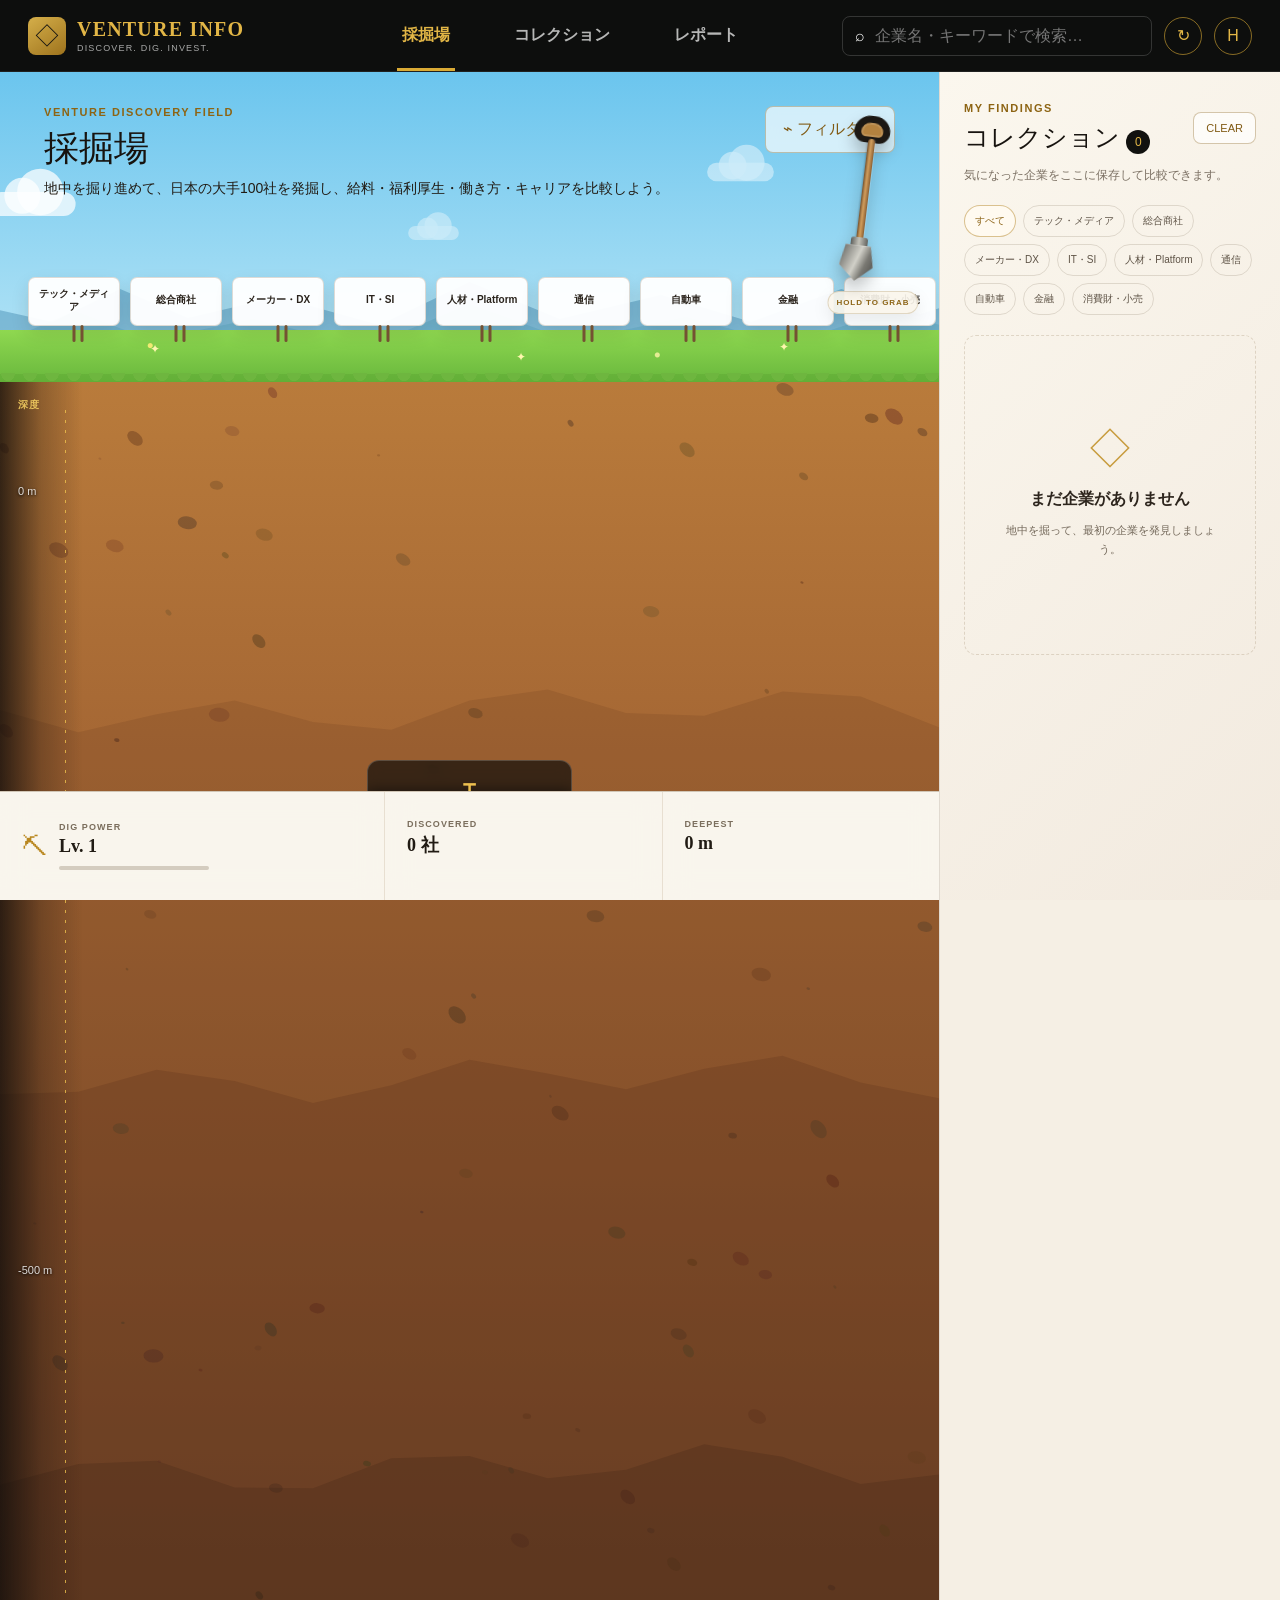
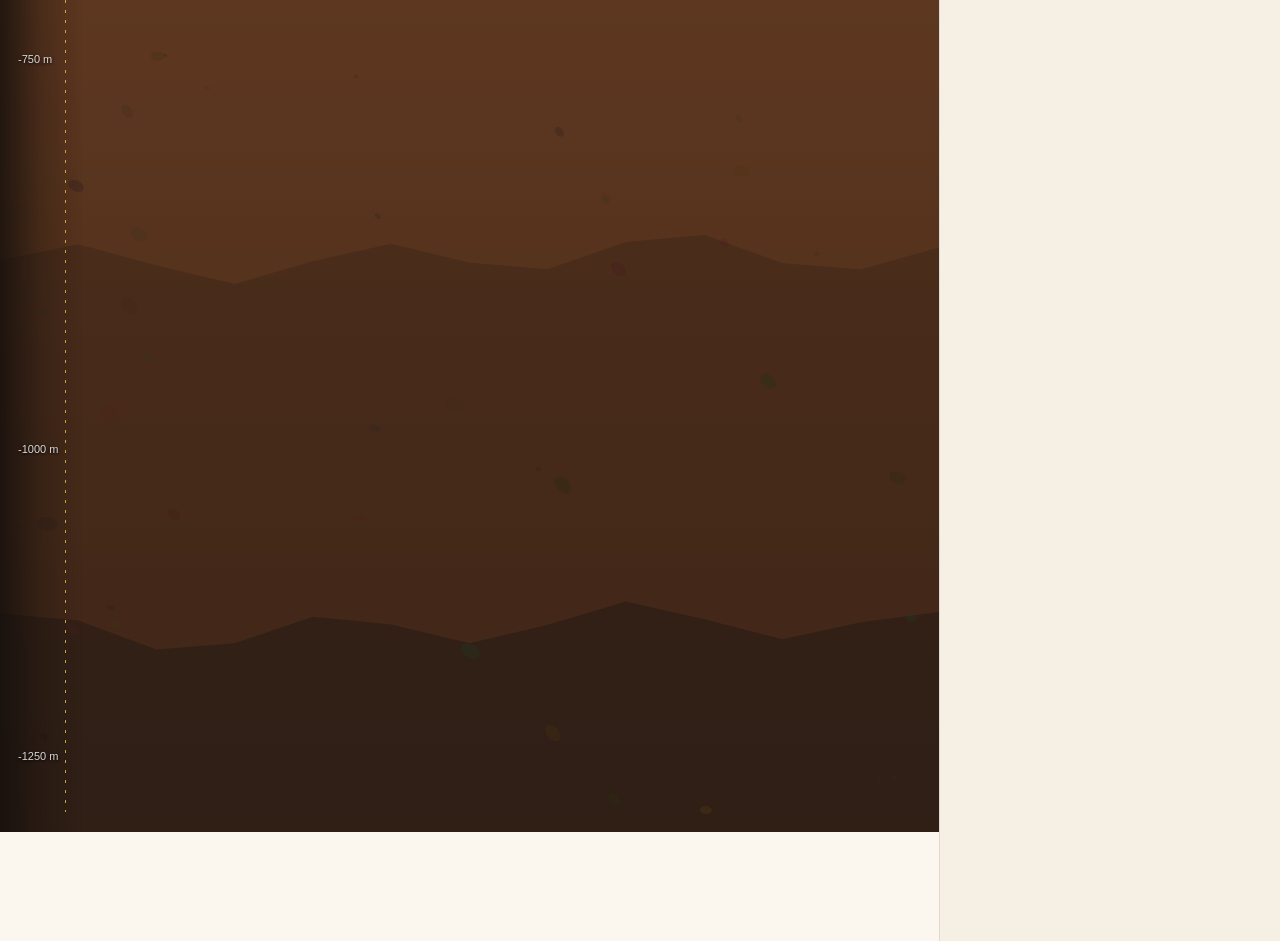
<file: index(2).html>
<!doctype html>
<html lang="ja">
<head>
  <meta charset="utf-8" />
  <meta name="viewport" content="width=device-width,initial-scale=1" />
  <meta name="theme-color" content="#111111" />
  <title>VENTURE INFO — 100 Companies Quarry</title>
  <meta name="description" content="企業を採掘する、探索型ベンチャーデータベースのデモ。" />
  <style>
* {
  box-sizing: border-box;
}

:root {
  --black: #11110f;
  --ink: #211b14;
  --cream: #f5efe4;
  --paper: #fbf7ef;
  --gold: #c99a2e;
  --gold-dark: #8d6413;
  --line: rgba(74, 55, 27, .15);
  --muted: #7b7063;
  --grass-1: #8fd850;
  --grass-2: #69b83d;
  --sky-1: #6bc5ee;
  --sky-2: #b9e6f6;
  --soil-1: #b97b3b;
  --soil-2: #8d562c;
  --soil-3: #613a23;
  --soil-4: #3b261b;
}

html {
  scroll-behavior: smooth;
  background: var(--cream);
}

body {
  margin: 0;
  color: var(--ink);
  background: var(--cream);
  font-family: "Helvetica Neue", Arial, "Hiragino Kaku Gothic ProN", "Yu Gothic", sans-serif;
}

button,
input,
select {
  font: inherit;
}

button {
  cursor: pointer;
}

.topbar {
  height: 72px;
  position: sticky;
  top: 0;
  z-index: 100;
  background: #0d0e0d;
  color: #fff;
  display: grid;
  grid-template-columns: 280px 1fr 420px;
  align-items: center;
  padding: 0 28px;
  border-bottom: 1px solid rgba(255,255,255,.08);
}

.brand {
  display: flex;
  gap: 11px;
  align-items: center;
  color: inherit;
  text-decoration: none;
}

.brand-mark {
  width: 38px;
  height: 38px;
  display: grid;
  place-items: center;
  color: #111;
  border-radius: 8px;
  background: linear-gradient(145deg, #d5af4a, #9e731d);
  font-size: 24px;
}

.brand strong {
  display: block;
  color: #e2b646;
  font-family: Georgia, "Times New Roman", serif;
  font-size: 20px;
  letter-spacing: .06em;
}

.brand small {
  display: block;
  margin-top: 2px;
  color: rgba(255,255,255,.64);
  font-size: 9px;
  letter-spacing: .13em;
}

.nav {
  height: 100%;
  display: flex;
  justify-content: center;
  gap: 14px;
}

.nav-item {
  position: relative;
  border: 0;
  background: transparent;
  color: rgba(255,255,255,.7);
  padding: 0 25px;
  font-weight: 700;
}

.nav-item.active {
  color: #e2b646;
}

.nav-item.active::after {
  content: "";
  position: absolute;
  left: 20px;
  right: 20px;
  bottom: 0;
  height: 3px;
  background: #d9aa35;
}

.top-actions {
  display: flex;
  align-items: center;
  justify-content: flex-end;
  gap: 12px;
}

.search {
  width: min(310px, 100%);
  height: 40px;
  padding: 0 12px;
  border: 1px solid rgba(255,255,255,.16);
  border-radius: 8px;
  display: flex;
  align-items: center;
  gap: 8px;
}

.search input {
  min-width: 0;
  width: 100%;
  color: white;
  border: 0;
  outline: 0;
  background: transparent;
}

.icon-btn,
.avatar {
  width: 38px;
  height: 38px;
  display: grid;
  place-items: center;
  border-radius: 999px;
  border: 1px solid rgba(216,169,52,.6);
  color: #e2b646;
  background: transparent;
}

.app-shell {
  display: grid;
  grid-template-columns: minmax(0, 1fr) 340px;
  align-items: start;
}

.quarry-panel {
  min-width: 0;
  border-right: 1px solid var(--line);
  background: var(--paper);
}

.hero-sky {
  position: relative;
  height: 310px;
  overflow: hidden;
  background: linear-gradient(var(--sky-1), var(--sky-2));
}

.hero-copy {
  position: relative;
  z-index: 5;
  display: flex;
  justify-content: space-between;
  align-items: flex-start;
  padding: 34px 44px 0;
}

.eyebrow {
  margin: 0 0 7px;
  color: var(--gold-dark);
  font-size: 11px;
  font-weight: 800;
  letter-spacing: .14em;
}

.hero-copy h1,
.collection-head h2,
.company-dialog h2,
.filter-dialog h2 {
  margin: 0;
  color: #17130f;
  font-family: Georgia, "Times New Roman", serif;
}

.hero-copy h1 {
  font-size: 35px;
  font-weight: 500;
}

.hero-copy p:not(.eyebrow) {
  margin: 8px 0 0;
  font-size: 14px;
}

.soft-btn {
  border: 1px solid rgba(134,96,25,.35);
  background: rgba(255,255,255,.68);
  color: #805a13;
  padding: 12px 17px;
  border-radius: 8px;
  backdrop-filter: blur(6px);
}

.soft-btn.small {
  padding: 9px 12px;
  font-size: 11px;
}

.industry-ruler {
  position: absolute;
  z-index: 8;
  left: 4%;
  right: 4%;
  bottom: 58px;
  display: grid;
  grid-template-columns: repeat(7, 1fr);
  background: rgba(250,247,239,.86);
  border: 1px solid rgba(78,57,27,.13);
  border-radius: 10px;
  box-shadow: 0 9px 25px rgba(30, 25, 17, .07);
  overflow: hidden;
  backdrop-filter: blur(10px);
}

.industry-ruler button {
  border: 0;
  border-right: 1px solid rgba(78,57,27,.1);
  background: transparent;
  padding: 13px 8px;
  color: #342b20;
  font-size: 12px;
  transition: .2s ease;
}

.industry-ruler button:last-child {
  border-right: 0;
}

.industry-ruler button:hover,
.industry-ruler button.active {
  color: #7e5a12;
  background: rgba(205,158,47,.14);
}

.grass {
  position: absolute;
  left: 0;
  right: 0;
  bottom: 0;
  height: 52px;
  background:
    radial-gradient(circle at 16% 30%, rgba(255,239,120,.9) 0 2px, transparent 3px),
    radial-gradient(circle at 70% 48%, rgba(255,244,167,.8) 0 2px, transparent 3px),
    linear-gradient(0deg, var(--grass-2), var(--grass-1));
  box-shadow: inset 0 -8px 0 rgba(68,135,31,.18);
}

.grass::after {
  content: "";
  position: absolute;
  left: 0;
  right: 0;
  bottom: -9px;
  height: 18px;
  background:
    radial-gradient(12px 14px at 8px 0, #6eb63f 56%, transparent 59%) 0 0/22px 16px repeat-x;
}

.flower {
  position: absolute;
  color: #fff7ae;
  font-size: 12px;
}

.f1 { left: 16%; top: 12px; }
.f2 { left: 55%; top: 20px; }
.f3 { left: 83%; top: 10px; }

.mountains {
  position: absolute;
  left: -10%;
  right: -10%;
  bottom: 45px;
  height: 100px;
  opacity: .38;
  clip-path: polygon(0 100%, 7% 70%, 13% 85%, 19% 52%, 25% 81%, 33% 60%, 42% 88%, 50% 45%, 58% 82%, 67% 58%, 75% 85%, 83% 52%, 90% 77%, 100% 42%, 100% 100%);
}

.m1 { background: #317aa2; }
.m2 {
  transform: translateY(22px) scaleX(1.13);
  background: #4f9db5;
  opacity: .32;
}

.cloud {
  position: absolute;
  width: 115px;
  height: 32px;
  border-radius: 999px;
  background: rgba(255,255,255,.72);
  filter: blur(.2px);
}

.cloud::before,
.cloud::after {
  content: "";
  position: absolute;
  background: inherit;
  border-radius: 50%;
}

.cloud::before {
  width: 48px;
  height: 48px;
  left: 20px;
  top: -19px;
}

.cloud::after {
  width: 62px;
  height: 62px;
  right: 16px;
  top: -31px;
}

.c1 { top: 116px; left: -25px; transform: scale(.75); }
.c2 { top: 84px; right: 15%; transform: scale(.58); opacity: .6; }
.c3 { top: 145px; left: 40%; transform: scale(.44); opacity: .5; }

.mine-wrap {
  position: relative;
  background: #2d1e16;
}

.depth-rail {
  position: absolute;
  z-index: 14;
  left: 0;
  top: 0;
  bottom: 0;
  width: 82px;
  pointer-events: none;
  color: rgba(255,255,255,.83);
  background: linear-gradient(90deg, rgba(20,15,12,.8), rgba(20,15,12,.26), transparent);
}

.depth-rail strong {
  position: sticky;
  top: 88px;
  display: block;
  padding: 16px 0 0 18px;
  color: #e5bf5a;
  font-size: 10px;
  letter-spacing: .14em;
}

.depth-rail span {
  position: absolute;
  left: 18px;
  font-size: 11px;
  text-shadow: 0 1px 3px black;
}

.rail-line {
  position: absolute;
  top: 28px;
  bottom: 20px;
  left: 65px;
  width: 1px;
  background: repeating-linear-gradient(
    to bottom,
    rgba(239,195,78,.8) 0 3px,
    transparent 3px 10px
  );
}

.mine-stage {
  position: relative;
  height: 2050px;
  overflow: hidden;
  outline: none;
  user-select: none;
  touch-action: manipulation;
}

.mine-underlay {
  position: absolute;
  inset: 0;
  background:
    radial-gradient(circle at 18% 6%, rgba(201,154,46,.07) 0 70px, transparent 72px),
    radial-gradient(circle at 72% 48%, rgba(201,154,46,.06) 0 90px, transparent 92px),
    linear-gradient(#1f1712, #0f0e0c 80%);
}

.zone-lines {
  position: absolute;
  z-index: 2;
  inset: 0;
  pointer-events: none;
}

.zone-lines i {
  position: absolute;
  top: 0;
  bottom: 0;
  width: 1px;
  background: linear-gradient(transparent, rgba(255,255,255,.035) 12%, rgba(255,255,255,.035) 88%, transparent);
}

.ore-layer {
  position: absolute;
  z-index: 12;
  inset: 0;
  pointer-events: none;
}

.ore {
  position: absolute;
  width: 56px;
  height: 56px;
  transform: translate(-50%, -50%);
  border: 0;
  border-radius: 50%;
  background: transparent;
  pointer-events: none;
  opacity: 0;
  transition: opacity .25s ease, transform .25s ease;
}

.ore.revealed {
  opacity: 1;
  pointer-events: auto;
  transform: translate(-50%, -50%) scale(1);
}

.ore-stone {
  width: 54px;
  height: 50px;
  display: grid;
  place-items: center;
  border-radius: 44% 56% 53% 47% / 45% 49% 51% 55%;
  color: #fff2c8;
  font-size: 19px;
  font-weight: 900;
  background:
    linear-gradient(145deg, rgba(255,255,255,.26), transparent 35%),
    linear-gradient(145deg, #d4a43a, #7d5517 78%);
  border: 1px solid rgba(255,223,134,.55);
  box-shadow: 0 8px 25px rgba(0,0,0,.35), inset 0 0 0 3px rgba(0,0,0,.12);
}

.ore[data-industry="SaaS"] .ore-stone { filter: saturate(.55) brightness(.95); }
.ore[data-industry="FinTech"] .ore-stone { filter: hue-rotate(15deg) saturate(.8); }
.ore[data-industry="ヘルスケア"] .ore-stone { filter: hue-rotate(305deg) saturate(.55) brightness(1.1); }
.ore[data-industry="宇宙・防衛"] .ore-stone { filter: grayscale(.55) brightness(.9); }
.ore[data-industry="物流・運輸"] .ore-stone { filter: hue-rotate(175deg) saturate(.35); }
.ore[data-industry="エネルギー"] .ore-stone { filter: hue-rotate(55deg) saturate(.7); }

.ore-label {
  position: absolute;
  left: 50px;
  top: 50%;
  min-width: 150px;
  transform: translateY(-50%);
  padding: 9px 10px;
  color: #1d1711;
  text-align: left;
  background: rgba(248,240,224,.95);
  border: 1px solid rgba(118,82,22,.24);
  border-radius: 7px;
  box-shadow: 0 10px 24px rgba(0,0,0,.18);
}

.ore-label strong,
.ore-label small {
  display: block;
}

.ore-label strong {
  font-family: Georgia, "Times New Roman", serif;
  font-size: 13px;
}

.ore-label small {
  margin-top: 3px;
  color: #6f6252;
  font-size: 9px;
}

#digCanvas {
  position: absolute;
  z-index: 10;
  inset: 0;
  width: 100%;
  height: 100%;
  cursor: crosshair;
}

.dig-hint {
  position: sticky;
  z-index: 11;
  top: 42vh;
  width: 170px;
  margin: 0 auto;
  padding: 16px;
  text-align: center;
  color: white;
  border-radius: 12px;
  background: rgba(24,18,13,.74);
  border: 1px solid rgba(255,255,255,.18);
  pointer-events: none;
  backdrop-filter: blur(7px);
}

.dig-hint.hidden {
  opacity: 0;
}

.dig-icon {
  display: block;
  font-size: 30px;
  color: #edc04f;
}

.dig-hint strong,
.dig-hint small {
  display: block;
}

.dig-hint strong {
  color: #e5b845;
}

.dig-hint small {
  margin-top: 4px;
  opacity: .8;
  font-size: 10px;
}

.depth-float,
.industry-float {
  position: fixed;
  z-index: 50;
  display: none;
  pointer-events: none;
  background: rgba(17,17,15,.92);
  color: #fff;
  border: 1px solid rgba(207,160,47,.5);
  border-radius: 6px;
  padding: 6px 9px;
  font-size: 10px;
}

.industry-float {
  transform: translateY(30px);
  color: #e7bd51;
}

.status-bar {
  position: sticky;
  bottom: 0;
  z-index: 30;
  display: grid;
  grid-template-columns: 1.25fr 1.25fr .9fr .9fr 1.15fr;
  gap: 1px;
  border-top: 1px solid var(--line);
  background: #e8dfd1;
}

.status-card {
  min-height: 108px;
  display: flex;
  gap: 12px;
  align-items: center;
  padding: 18px 22px;
  background: rgba(250,247,239,.94);
  backdrop-filter: blur(14px);
}

.status-card.compact {
  display: block;
  padding-top: 27px;
}

.status-card small,
.metric-grid small,
.capability-box small {
  display: block;
  color: #7b6e5d;
  font-size: 9px;
  font-weight: 800;
  letter-spacing: .12em;
}

.status-card strong {
  display: block;
  margin-top: 4px;
  font-family: Georgia, "Times New Roman", serif;
  font-size: 18px;
}

.status-icon {
  color: #b9871f;
  font-size: 25px;
}

.meter {
  width: 150px;
  max-width: 100%;
  height: 4px;
  margin-top: 9px;
  overflow: hidden;
  border-radius: 999px;
  background: #d4ccbf;
}

.meter i {
  display: block;
  height: 100%;
  width: 100%;
  background: linear-gradient(90deg, #d9aa34, #141412);
}

.black-btn {
  border: 0;
  background: #11110f;
  color: #e4b947;
  font-weight: 800;
  letter-spacing: .03em;
  padding: 0 18px;
}

.black-btn:hover {
  background: #242118;
}

.black-btn.full {
  width: 100%;
  min-height: 48px;
  margin-top: 22px;
  border-radius: 7px;
}

.collection-panel {
  position: sticky;
  top: 72px;
  height: calc(100vh - 72px);
  overflow: auto;
  padding: 30px 24px;
  background: linear-gradient(135deg, #fbf7ee, #f2eadf);
}

.collection-head {
  display: flex;
  justify-content: space-between;
  gap: 16px;
  align-items: center;
}

.collection-head h2 {
  font-size: 25px;
  font-weight: 500;
}

.collection-head h2 span {
  display: inline-grid;
  place-items: center;
  min-width: 24px;
  height: 24px;
  padding: 0 7px;
  border-radius: 99px;
  background: #11110f;
  color: #e3b746;
  font: 12px/1 Arial, sans-serif;
}

.muted {
  color: var(--muted);
  font-size: 12px;
  line-height: 1.6;
}

.collection-tabs {
  display: flex;
  gap: 7px;
  flex-wrap: wrap;
  margin: 20px 0;
}

.chip {
  border: 1px solid var(--line);
  background: transparent;
  color: #5e5346;
  padding: 8px 10px;
  border-radius: 999px;
  font-size: 10px;
}

.chip.active {
  color: #8a6113;
  background: #fffaf0;
  border-color: rgba(174,123,23,.45);
}

.collection-list {
  display: grid;
  gap: 12px;
}

.empty-state {
  min-height: 320px;
  display: grid;
  place-items: center;
  align-content: center;
  text-align: center;
  color: #74695b;
  border: 1px dashed rgba(110,81,38,.18);
  border-radius: 12px;
}

.empty-state strong {
  color: #2d251d;
  margin: 12px 0 0;
}

.empty-state p {
  max-width: 220px;
  font-size: 11px;
  line-height: 1.7;
}

.empty-icon {
  font-size: 42px;
  color: #c79b3c;
}

.company-card {
  display: grid;
  grid-template-columns: 48px 1fr auto;
  gap: 12px;
  align-items: start;
  padding: 15px;
  background: rgba(255,255,255,.55);
  border: 1px solid var(--line);
  border-radius: 10px;
}

.company-logo {
  width: 48px;
  height: 48px;
  display: grid;
  place-items: center;
  background: #111;
  color: #e2b646;
  border-radius: 7px;
  font: 600 18px/1 Georgia, serif;
}

.company-card h3 {
  margin: 2px 0 4px;
  font-family: Georgia, "Times New Roman", serif;
  font-size: 14px;
}

.company-card p {
  margin: 0 0 8px;
  color: #6d6255;
  font-size: 10px;
  line-height: 1.5;
}

.tags {
  display: flex;
  gap: 5px;
  flex-wrap: wrap;
}

.tags span {
  padding: 5px 7px;
  background: #efe5d4;
  color: #75591f;
  border-radius: 5px;
  font-size: 8px;
}

.card-remove {
  border: 0;
  background: transparent;
  color: #ad7b1d;
  font-size: 18px;
}

.company-dialog,
.filter-dialog {
  width: min(540px, calc(100vw - 32px));
  border: 1px solid rgba(93,66,24,.22);
  border-radius: 14px;
  padding: 30px;
  color: #221a13;
  background: #fbf6ec;
  box-shadow: 0 30px 100px rgba(0,0,0,.3);
}

.company-dialog::backdrop,
.filter-dialog::backdrop {
  background: rgba(0,0,0,.56);
  backdrop-filter: blur(5px);
}

.dialog-close {
  position: absolute;
  right: 15px;
  top: 12px;
  border: 0;
  background: transparent;
  color: #6e6255;
  font-size: 24px;
}

.dialog-kicker {
  color: #a7791d;
  font-size: 10px;
  font-weight: 800;
  letter-spacing: .14em;
}

.company-dialog h2,
.filter-dialog h2 {
  margin-top: 6px;
  font-size: 34px;
  font-weight: 500;
}

.company-dialog > p {
  color: #655a4e;
  line-height: 1.75;
}

.metric-grid {
  display: grid;
  grid-template-columns: repeat(4, 1fr);
  gap: 10px;
  margin: 22px 0;
}

.metric-grid > div {
  padding: 13px;
  border: 1px solid var(--line);
  border-radius: 8px;
  background: rgba(255,255,255,.55);
}

.metric-grid strong {
  display: block;
  margin-top: 7px;
  font-family: Georgia, "Times New Roman", serif;
  font-size: 14px;
}

.capability-box {
  padding: 16px;
  border: 1px solid var(--line);
  border-radius: 8px;
}

.capability-box .tags {
  margin-top: 10px;
}

.confidence-row {
  display: flex;
  justify-content: space-between;
  margin-top: 16px;
  color: #716457;
  font-size: 12px;
}

.confidence-row strong {
  color: #9a6f18;
}

.field {
  display: grid;
  gap: 10px;
  padding: 18px 0;
  border-top: 1px solid var(--line);
}

.field span {
  font-size: 12px;
  font-weight: 700;
}

.field select {
  height: 44px;
  padding: 0 12px;
  border: 1px solid var(--line);
  background: white;
  border-radius: 7px;
}

.toast {
  position: fixed;
  z-index: 300;
  left: 50%;
  bottom: 30px;
  transform: translate(-50%, 20px);
  padding: 11px 16px;
  color: white;
  background: rgba(17,17,15,.95);
  border: 1px solid rgba(222,174,57,.45);
  border-radius: 7px;
  opacity: 0;
  pointer-events: none;
  transition: .25s ease;
  font-size: 12px;
}

.toast.show {
  opacity: 1;
  transform: translate(-50%, 0);
}

@media (max-width: 1100px) {
  .topbar {
    grid-template-columns: 230px 1fr 70px;
  }

  .search {
    display: none;
  }

  .app-shell {
    grid-template-columns: 1fr 300px;
  }

  .metric-grid {
    grid-template-columns: repeat(2, 1fr);
  }
}

@media (max-width: 840px) {
  .topbar {
    height: 64px;
    padding: 0 14px;
    grid-template-columns: 1fr auto;
  }

  .brand strong { font-size: 16px; }
  .brand small { display: none; }
  .nav { display: none; }
  .top-actions .icon-btn { display: none; }

  .app-shell {
    display: block;
  }

  .collection-panel {
    position: relative;
    top: 0;
    height: auto;
    border-top: 1px solid var(--line);
  }

  .hero-sky {
    height: 285px;
  }

  .hero-copy {
    padding: 24px 18px 0;
  }

  .hero-copy h1 {
    font-size: 29px;
  }

  .industry-ruler {
    left: 12px;
    right: 12px;
    bottom: 54px;
    overflow-x: auto;
    grid-template-columns: repeat(7, minmax(104px, 1fr));
  }

  .industry-ruler button {
    white-space: nowrap;
  }

  .mine-stage {
    height: 1700px;
  }

  .status-bar {
    grid-template-columns: 1fr 1fr;
  }

  .status-card.compact,
  .black-btn {
    min-height: 76px;
  }


  .depth-rail {
    width: 64px;
  }

  .rail-line {
    left: 50px;
  }

  .depth-rail span,
  .depth-rail strong {
    left: 10px;
    padding-left: 0;
  }

  .ore-label {
    display: none;
  }
}


/* --- Major company research UI --- */
.company-dialog-wide {
  width: min(860px, calc(100vw - 34px));
  max-height: min(88vh, 920px);
  overflow: auto;
}

.company-hero {
  display: flex;
  justify-content: space-between;
  gap: 28px;
  align-items: flex-start;
  padding-right: 34px;
}

.company-hero > div:first-child {
  min-width: 0;
}

.company-hero p {
  margin: 10px 0 0;
  color: #655a4e;
  line-height: 1.75;
}

.save-top {
  min-width: 180px;
  min-height: 44px;
  border-radius: 7px;
  flex: 0 0 auto;
}

.snapshot-grid {
  display: grid;
  grid-template-columns: repeat(4, 1fr);
  gap: 9px;
  margin: 24px 0 20px;
}

.snapshot-card {
  min-height: 92px;
  padding: 14px;
  border: 1px solid var(--line);
  border-radius: 9px;
  background: rgba(255,255,255,.58);
}

.snapshot-card small {
  display: block;
  margin-bottom: 8px;
  color: #877969;
  font-size: 8px;
  font-weight: 800;
  letter-spacing: .12em;
}

.snapshot-card strong {
  display: block;
  font-family: Georgia, "Times New Roman", serif;
  font-size: 16px;
  line-height: 1.35;
}

.snapshot-card span {
  display: block;
  margin-top: 6px;
  color: #7d7060;
  font-size: 9px;
  line-height: 1.45;
}

.detail-tabs {
  position: sticky;
  top: -30px;
  z-index: 3;
  display: grid;
  grid-template-columns: repeat(5, 1fr);
  gap: 0;
  margin: 0 -30px;
  padding: 0 30px;
  border-top: 1px solid var(--line);
  border-bottom: 1px solid var(--line);
  background: rgba(251,246,236,.96);
  backdrop-filter: blur(14px);
}

.detail-tab {
  position: relative;
  border: 0;
  background: transparent;
  padding: 15px 7px;
  color: #746757;
  font-size: 11px;
  font-weight: 700;
}

.detail-tab.active {
  color: #815d13;
}

.detail-tab.active::after {
  content: "";
  position: absolute;
  left: 13px;
  right: 13px;
  bottom: -1px;
  height: 2px;
  background: #c99a2e;
}

.detail-body {
  padding: 22px 0 8px;
}

.detail-summary {
  margin: 0 0 18px;
  color: #41372d;
  font-size: 13px;
  line-height: 1.8;
}

.fact-list {
  display: grid;
  gap: 9px;
}

.fact-row {
  display: grid;
  grid-template-columns: 150px 1fr auto;
  gap: 14px;
  align-items: start;
  padding: 13px 0;
  border-bottom: 1px solid rgba(75,55,27,.1);
}

.fact-row:last-child {
  border-bottom: 0;
}

.fact-label {
  color: #7a6d5c;
  font-size: 10px;
  font-weight: 800;
  letter-spacing: .06em;
}

.fact-value {
  color: #241d16;
  font-size: 12px;
  line-height: 1.65;
}

.source-pill {
  white-space: nowrap;
  padding: 4px 7px;
  border-radius: 99px;
  background: #eee4d2;
  color: #8c681d;
  font-size: 8px;
  font-weight: 800;
}

.source-pill.official {
  background: #181712;
  color: #e0b44a;
}

.source-pill.ir {
  background: #e7dcc7;
  color: #6c511b;
}

.source-pill.third {
  background: #eee9df;
  color: #72695e;
}

.sources-panel {
  margin-top: 22px;
  padding-top: 20px;
  border-top: 1px solid var(--line);
}

.source-heading {
  display: flex;
  justify-content: space-between;
  align-items: flex-end;
  margin-bottom: 12px;
}

.source-heading small {
  display: block;
  color: #9b731f;
  font-size: 8px;
  font-weight: 900;
  letter-spacing: .14em;
}

.source-heading strong {
  display: block;
  margin-top: 4px;
  font-family: Georgia, "Times New Roman", serif;
  font-size: 18px;
}

.source-heading > span {
  color: #8a7b69;
  font-size: 9px;
}

.source-list {
  display: grid;
  grid-template-columns: repeat(2, 1fr);
  gap: 8px;
}

.source-link {
  display: block;
  padding: 11px 12px;
  color: #33291f;
  text-decoration: none;
  border: 1px solid var(--line);
  border-radius: 8px;
  background: rgba(255,255,255,.48);
}

.source-link:hover {
  border-color: rgba(178,126,25,.45);
  background: #fffaf0;
}

.source-link strong {
  display: block;
  font-size: 10px;
}

.source-link span {
  display: block;
  margin-top: 4px;
  color: #817464;
  font-size: 8px;
}

.data-note {
  margin: 18px 0 0;
  color: #8a7c6c;
  font-size: 9px;
  line-height: 1.7;
}

@media (max-width: 720px) {
  .company-hero {
    display: block;
  }

  .save-top {
    width: 100%;
    margin-top: 16px;
  }

  .snapshot-grid {
    grid-template-columns: repeat(2, 1fr);
  }

  .detail-tabs {
    overflow-x: auto;
    grid-template-columns: repeat(5, minmax(110px, 1fr));
  }

  .fact-row {
    grid-template-columns: 105px 1fr;
  }

  .source-pill {
    grid-column: 2;
    justify-self: start;
  }

  .source-list {
    grid-template-columns: 1fr;
  }
}


/* =========================================================
   Physical digging interaction v2
   ========================================================= */

#digCanvas {
  cursor: default;
  pointer-events: none;
}

.mine-stage {
  cursor: default;
  touch-action: pan-y;
}

.dig-hint {
  width: 205px;
  transition: opacity .25s ease;
}

.soil-physics-layer {
  position: absolute;
  z-index: 18;
  inset: 0;
  overflow: hidden;
  pointer-events: none;
}

.soil-clod {
  position: absolute;
  width: var(--size);
  height: calc(var(--size) * .72);
  transform: translate(-50%, -50%) rotate(var(--rot));
  border-radius: 44% 56% 57% 43% / 49% 43% 57% 51%;
  background:
    linear-gradient(145deg, rgba(255,255,255,.14), transparent 34%),
    var(--clod);
  box-shadow: inset 0 -2px 3px rgba(0,0,0,.18);
  will-change: transform, left, top, opacity;
}

.shovel-tool {
  --shovel-angle: 7deg;
  position: fixed;
  z-index: 220;
  left: 0;
  top: 0;
  width: 58px;
  height: 166px;
  transform: translate(-50%, 0) rotate(var(--shovel-angle));
  transform-origin: 50% 10px;
  pointer-events: auto;
  touch-action: none;
  user-select: none;
  cursor: grab;
  filter: drop-shadow(0 9px 8px rgba(0,0,0,.24));
  will-change: left, top, transform;
}

.shovel-tool.holding {
  cursor: grabbing;
}

.shovel-tool.grabbed {
  filter: drop-shadow(0 12px 10px rgba(0,0,0,.33));
}

.shovel-grip {
  position: absolute;
  left: 11px;
  top: 0;
  width: 36px;
  height: 27px;
  border: 7px solid #1c1814;
  border-bottom-width: 6px;
  border-radius: 16px 16px 11px 11px;
  background: #b4823f;
  box-shadow: inset 0 0 0 2px rgba(255,255,255,.12);
}

.shovel-shaft {
  position: absolute;
  left: 26px;
  top: 23px;
  width: 7px;
  height: 108px;
  border-radius: 5px;
  background:
    linear-gradient(90deg, #72502d, #d4a05e 44%, #8b5e31 100%);
  box-shadow: 1px 0 0 rgba(255,255,255,.16), -1px 0 2px rgba(0,0,0,.2);
}

.shovel-collar {
  position: absolute;
  left: 21px;
  top: 122px;
  width: 17px;
  height: 13px;
  border-radius: 3px;
  background: linear-gradient(90deg, #5f5f5b, #c3c2b9 48%, #62625e);
}

.shovel-blade {
  position: absolute;
  left: 12px;
  top: 130px;
  width: 34px;
  height: 36px;
  clip-path: polygon(13% 0, 87% 0, 100% 58%, 50% 100%, 0 58%);
  background:
    linear-gradient(110deg, #63635f 0%, #d1d0c8 47%, #7a7973 69%, #4b4b48 100%);
  border-radius: 3px 3px 11px 11px;
  box-shadow: inset 0 0 0 1px rgba(255,255,255,.18);
}

.shovel-tool::after {
  content: "";
  position: absolute;
  left: 26px;
  top: 160px;
  width: 6px;
  height: 6px;
  border-radius: 50%;
  background: rgba(233,185,66,.95);
  opacity: 0;
  box-shadow: 0 0 0 7px rgba(233,185,66,.14);
  transition: opacity .15s ease;
}

.shovel-tool.grabbed::after {
  opacity: 1;
}

.shovel-dock-label {
  position: fixed;
  z-index: 219;
  left: 0;
  top: 0;
  transform: translate(-50%, 175px);
  padding: 6px 8px;
  color: #8e6618;
  background: rgba(250,246,236,.92);
  border: 1px solid rgba(126,91,24,.2);
  border-radius: 99px;
  font-size: 8px;
  font-weight: 900;
  letter-spacing: .12em;
  pointer-events: none;
  box-shadow: 0 6px 18px rgba(0,0,0,.08);
  transition: opacity .2s ease;
}

.shovel-dock-label.hidden {
  opacity: 0;
}

.mine-stage.shovel-active::after {
  content: "上からのみ採掘できます";
  position: sticky;
  z-index: 17;
  top: 18px;
  float: right;
  margin: 18px 18px 0 0;
  padding: 8px 10px;
  color: #e6ba4a;
  background: rgba(17,17,15,.82);
  border: 1px solid rgba(231,187,75,.26);
  border-radius: 7px;
  font-size: 9px;
  font-weight: 800;
  letter-spacing: .08em;
  pointer-events: none;
}

.impact-flash {
  position: absolute;
  z-index: 19;
  width: 8px;
  height: 8px;
  border-radius: 50%;
  pointer-events: none;
  background: #e1b14a;
  box-shadow:
    0 0 0 8px rgba(225,177,74,.15),
    0 0 0 15px rgba(225,177,74,.05);
  animation: impactFlash .32s ease-out forwards;
}

@keyframes impactFlash {
  from { opacity: 1; transform: translate(-50%,-50%) scale(.5); }
  to   { opacity: 0; transform: translate(-50%,-50%) scale(2.2); }
}

@media (max-width: 840px) {
  .shovel-tool {
    transform: translate(-50%, 0) rotate(var(--shovel-angle)) scale(.9);
  }

  .shovel-dock-label {
    transform: translate(-50%, 158px);
  }
}


/* =========================================================
   v3 polish — white industry signboards / no text selection
   ========================================================= */

/* Industry labels become individual white signboards. */
.industry-ruler {
  left: 3%;
  right: 3%;
  bottom: 56px;
  gap: 10px;
  padding: 0;
  overflow: visible;
  background: transparent;
  border: 0;
  border-radius: 0;
  box-shadow: none;
  backdrop-filter: none;
}

.industry-ruler button {
  position: relative;
  min-height: 46px;
  padding: 10px 8px 12px;
  color: #2a231c;
  background: rgba(255,255,255,.96);
  border: 1px solid rgba(83,61,28,.18) !important;
  border-radius: 7px;
  box-shadow:
    0 8px 18px rgba(40,31,20,.12),
    inset 0 1px 0 rgba(255,255,255,.9);
  font-weight: 800;
  line-height: 1.25;
}

.industry-ruler button::after {
  content: "";
  position: absolute;
  left: 50%;
  bottom: -17px;
  width: 3px;
  height: 17px;
  transform: translateX(-50%);
  border-radius: 2px;
  background: #745232;
  box-shadow: 8px 0 0 #745232;
}

.industry-ruler button:hover,
.industry-ruler button.active {
  color: #8b6417;
  background: #fffdfa;
  border-color: rgba(177,126,25,.5) !important;
  transform: translateY(-2px);
}

.industry-ruler button.active {
  box-shadow:
    0 10px 20px rgba(40,31,20,.14),
    inset 0 0 0 2px rgba(204,156,46,.18);
}

/* Prevent accidental text/image selection while using the shovel. */
.shovel-tool,
.shovel-tool *,
.mine-stage,
.mine-stage *,
body.dragging-shovel,
body.dragging-shovel * {
  -webkit-user-select: none !important;
  user-select: none !important;
  -webkit-touch-callout: none !important;
}

body.dragging-shovel {
  cursor: grabbing !important;
}

/* Energy system removed: remaining status blocks share the bar evenly. */
.status-bar {
  grid-template-columns: 1.25fr .9fr .9fr;
}

@media (max-width: 840px) {
  .industry-ruler {
    left: 10px;
    right: 10px;
    gap: 8px;
    grid-template-columns: repeat(6, minmax(108px, 1fr)) !important;
  }

  .status-bar {
    grid-template-columns: 1fr 1fr;
  }

  .status-bar > *:first-child {
    grid-column: 1 / -1;
  }
}


/* v4 — expanded 37-company universe */
.industry-ruler {
  grid-template-columns: repeat(9, minmax(88px, 1fr)) !important;
}

.industry-ruler button {
  font-size: 10px;
}

@media (max-width: 1180px) {
  .industry-ruler {
    overflow-x: auto;
    grid-template-columns: repeat(9, minmax(112px, 1fr)) !important;
    padding-bottom: 20px;
  }
}

/* 100-company GitHub refresh */
.detail-tabs { grid-template-columns: repeat(6, 1fr); }
.industry-ruler { grid-template-columns: repeat(9, minmax(92px, 1fr)) !important; }
.status-bar { grid-template-columns: 1.25fr .9fr .9fr !important; }
@media (max-width: 840px) {
  .detail-tabs { grid-template-columns: repeat(6, minmax(108px, 1fr)); overflow-x:auto; }
}

</style>
</head>
<body>
  <header class="topbar">
    <a class="brand" href="#" aria-label="VENTURE INFO home">
      <span class="brand-mark">◇</span>
      <span>
        <strong>VENTURE INFO</strong>
        <small>DISCOVER. DIG. INVEST.</small>
      </span>
    </a>

    <nav class="nav" aria-label="Primary">
      <button class="nav-item active" data-nav="quarry">採掘場</button>
      <button class="nav-item" data-nav="collection">コレクション</button>
      <button class="nav-item" data-nav="report">レポート</button>
    </nav>

    <div class="top-actions">
      <label class="search">
        <span>⌕</span>
        <input id="globalSearch" type="search" placeholder="企業名・キーワードで検索…" />
      </label>
      <button class="icon-btn" id="resetBtn" title="デモをリセット" aria-label="デモをリセット">↻</button>
      <button class="avatar" aria-label="Profile">H</button>
    </div>
  </header>

  <main class="app-shell">
    <section class="quarry-panel" id="quarryView">
      <div class="hero-sky">
        <div class="cloud c1"></div>
        <div class="cloud c2"></div>
        <div class="cloud c3"></div>

        <div class="hero-copy">
          <div>
            <p class="eyebrow">VENTURE DISCOVERY FIELD</p>
            <h1>採掘場</h1>
            <p>地中を掘り進めて、日本の大手100社を発掘し、給料・福利厚生・働き方・キャリアを比較しよう。</p>
          </div>
          <button class="soft-btn" id="openFilterBtn">⌁ フィルター</button>
        </div>

        <div class="industry-ruler" id="industryRuler" aria-label="Industry zones"></div>

        <div class="mountains m1"></div>
        <div class="mountains m2"></div>
        <div class="grass">
          <span class="flower f1">✦</span>
          <span class="flower f2">✦</span>
          <span class="flower f3">✦</span>
        </div>
      </div>

      <div class="mine-wrap" id="mineWrap">
        <aside class="depth-rail" aria-hidden="true">
          <strong>深度</strong>
          <span style="top:5%">0 m</span>
          <span style="top:24%">-250 m</span>
          <span style="top:43%">-500 m</span>
          <span style="top:62%">-750 m</span>
          <span style="top:81%">-1000 m</span>
          <span style="top:96%">-1250 m</span>
          <i class="rail-line"></i>
        </aside>

        <div class="mine-stage" id="mineStage" tabindex="0" aria-label="採掘エリア。クリックまたはタップで掘れます。">
          <div class="mine-underlay"></div>
          <div class="zone-lines" id="zoneLines"></div>
          <div class="ore-layer" id="oreLayer"></div>
          <canvas id="digCanvas"></canvas>
          <div class="soil-physics-layer" id="soilPhysicsLayer"></div>

          <div class="dig-hint" id="digHint">
            <span class="dig-icon">↧</span>
            <strong>シャベルを長押し</strong>
            <small>持ち上げて、地表へ向かって刺す</small>
          </div>

          <div class="depth-float" id="depthFloat">0 m</div>
          <div class="industry-float" id="industryFloat">AI・機械学習</div>
        </div>
      </div>

      <div class="status-bar">
        <div class="status-card">
          <span class="status-icon">⛏</span>
          <div>
            <small>DIG POWER</small>
            <strong>Lv. <span id="levelValue">1</span></strong>
            <div class="meter"><i id="xpMeter"></i></div>
          </div>
        </div>
        <div class="status-card compact">
          <small>DISCOVERED</small>
          <strong><span id="discoveredValue">0</span> 社</strong>
        </div>
        <div class="status-card compact">
          <small>DEEPEST</small>
          <strong><span id="deepestValue">0</span> m</strong>
        </div>
      </div>
    </section>

    <aside class="collection-panel" id="collectionPanel">
      <div class="collection-head">
        <div>
          <p class="eyebrow">MY FINDINGS</p>
          <h2>コレクション <span id="collectionCount">0</span></h2>
        </div>
        <button class="soft-btn small" id="clearCollectionBtn">CLEAR</button>
      </div>

      <p class="muted">気になった企業をここに保存して比較できます。</p>

      <div class="collection-tabs">
        <button class="chip active" data-filter="ALL">すべて</button>
        <button class="chip" data-filter="AI・機械学習">AI</button>
        <button class="chip" data-filter="SaaS">SaaS</button>
        <button class="chip" data-filter="FinTech">FinTech</button>
        <button class="chip" data-filter="ヘルスケア">Healthcare</button>
      </div>

      <div class="collection-list" id="collectionList">
        <div class="empty-state">
          <div class="empty-icon">◇</div>
          <strong>まだ企業がありません</strong>
          <p>地中を掘って、最初の企業を発見しましょう。</p>
        </div>
      </div>
    </aside>
  </main>

<dialog class="company-dialog company-dialog-wide" id="companyDialog">
    <button class="dialog-close" id="dialogClose" aria-label="閉じる">×</button>

    <div class="company-hero">
      <div>
        <div class="dialog-kicker" id="dialogIndustry">TECH</div>
        <h2 id="dialogName">Company</h2>
        <p id="dialogSummary"></p>
      </div>
      <button class="black-btn save-top" id="saveCompanyBtn">コレクションに保存</button>
    </div>

    <div class="snapshot-grid" id="snapshotGrid"></div>

    <div class="detail-tabs" id="detailTabs">
      <button class="detail-tab active" data-detail="compensation">給料・評価</button>
      <button class="detail-tab" data-detail="benefits">福利厚生</button>
      <button class="detail-tab" data-detail="stability">経営安定性</button>
      <button class="detail-tab" data-detail="culture">社風・人間関係</button>
      <button class="detail-tab" data-detail="workstyle">働き方</button>
      <button class="detail-tab" data-detail="career">成長・キャリア</button>
    </div>

    <section class="detail-body" id="detailBody"></section>

    <section class="sources-panel">
      <div class="source-heading">
        <div>
          <small>DATA PROVENANCE</small>
          <strong>出典</strong>
        </div>
        <span>公式情報を優先</span>
      </div>
      <div id="dialogSources" class="source-list"></div>
    </section>

    <p class="data-note">
      ※ 社風・人間関係のうち、社員の人柄や部署単位の実態は公式資料だけでは十分に観測できないため、
      本デモでは断定せず「未評価」としています。
    </p>
  </dialog>

<dialog class="filter-dialog" id="filterDialog">
    <button class="dialog-close" id="filterClose" aria-label="閉じる">×</button>
    <p class="eyebrow">EXPLORATION FILTER</p>
    <h2>採掘条件</h2>
    <p class="muted">鉱石として出現する企業を業界で絞り込みます。</p>
    <label class="field">
      <span>業界</span>
      <select id="industryFilter">
        <option value="ALL">すべての業界</option>
      </select>
    </label>
    <button class="black-btn full" id="applyFilterBtn">フィルターを適用</button>
  </dialog>

  <div class="shovel-dock-label" id="shovelDockLabel">HOLD TO GRAB</div>
  <div class="shovel-tool" id="shovelTool" aria-label="シャベル。長押しして持つ">
    <div class="shovel-grip"></div>
    <div class="shovel-shaft"></div>
    <div class="shovel-collar"></div>
    <div class="shovel-blade"></div>
  </div>

  <div class="toast" id="toast" role="status" aria-live="polite"></div>

  <script>
const industries = [
  "テック・メディア",
  "総合商社",
  "メーカー・DX",
  "IT・SI",
  "人材・Platform",
  "通信",
  "自動車",
  "金融",
  "消費財・小売"
];

const detailedCompanies = [
  {
    name: "Sony Group",
    displayName: "ソニーグループ",
    industry: "テック・メディア",
    depth: 145,
    summary: "エンタテインメント、ゲーム、イメージング、半導体など複数の事業を持つ大手企業。就活情報では、ジョブグレード制と柔軟な働き方の公開情報が比較的豊富。",
    snapshot: [
      ["学部初任給", "33.3万円", "2026年度予定"],
      ["平均残業", "22.2h/月", "ソニーグループ(株) 2024年度"],
      ["有給取得率", "63.7%", "ソニーグループ(株) 2024年度"],
      ["売上高", "12.48兆円", "FY2025"]
    ],
    details: {
      compensation: {
        summary: "年功よりも役割・実績を重視するジョブグレード型。新卒の学歴別初任給と業績給が公開されている。",
        facts: [
          ["初任給", "学部卒 333,000円／月、修士了 363,000円／月、博士了 383,000円／月（2026年度予定）", "公式"],
          ["賞与・業績給", "業績給 年1回", "公式"],
          ["昇給・評価", "ジョブグレード制。年功ではなく、個人の役割・実績に応じて給与を改定。役割が大きく変わる場合は随時見直し。", "公式"],
          ["主な福利厚生", "確定拠出年金、退職金、持株会、カフェテリアプラン、独身寮、子育て支援等。", "公式"]
        ]
      },
      stability: {
        summary: "単一事業ではなく、ゲーム・音楽・映画・エレクトロニクス・半導体など複数の収益源を持つ点が特徴。",
        facts: [
          ["売上高", "12兆4,796億円（FY2025）", "IR"],
          ["営業利益", "1兆4,475億円（FY2025）", "IR"],
          ["営業利益率", "11.6%（FY2025）", "IR"],
          ["安定性を見る視点", "事業ポートフォリオの分散と高収益事業の構成を、単年度の売上だけでなく複数年で確認するのが有効。", "分析"]
        ]
      },
      culture: {
        summary: "公開資料からは『個』と多様性を重視する制度設計が読み取れる。ただし、部署ごとの人間関係や上司との相性は公式データでは観測できない。",
        facts: [
          ["評価の考え方", "役割と実績を基礎とするジョブグレード制。", "公式"],
          ["キャリアの公平性", "新卒入社者と経験者入社者で、役職・評価・処遇に差異を設けないと説明。", "公式"],
          ["社員の人柄", "公式データのみでは未評価。社員インタビューや第三者レビューを別レイヤーで扱うべき項目。", "未評価"]
        ]
      },
      workstyle: {
        summary: "コアタイムなしフレックスやテレワーク制度が整備され、労働時間・有給の実績値も公開されている。",
        facts: [
          ["フレックス", "コアタイムなしのフレックスタイム制。", "公式"],
          ["年間休日", "126日（2026年度）", "公式"],
          ["年次有給", "平均14.2日、取得率63.7%（ソニーグループ(株) 2024年度）", "公式"],
          ["平均残業", "22.2時間／月（ソニーグループ(株) 2024年度）", "公式"],
          ["柔軟な働き方", "国内グループのフレキシブルワーク制度導入率93.9%（2024年度）", "公式"]
        ]
      },
      career: {
        summary: "制度としては専門性を伸ばす選択肢が多く、研修投資やキャリア休職制度も公開されている。",
        facts: [
          ["人材育成投資", "社員1人あたり20.3万円（ソニーグループ(株) 2024年度）", "公式"],
          ["研修", "国内外で多数の研修プログラムを運用。", "公式"],
          ["キャリア制度", "私費就学や配偶者の海外赴任等に対応するフレキシブルキャリア休職制度あり。", "公式"]
        ]
      }
    },
    sources: [
      ["新卒採用 募集要項", "公式", "https://www.sony.com/ja/SonyInfo/Jobs/sgc-recruit/newgrads/info/"],
      ["Sustainability Report 2025", "公式", "https://www.sony.com/ja/SonyInfo/csr/library/reports/SustainabilityReport2025_J.pdf"],
      ["FY2025 決算説明資料", "IR", "https://www.sony.com/ja/SonyInfo/IR/library/presen/er/pdf/25q4_sonypre.pdf"]
    ]
  },

  {
    name: "ITOCHU",
    displayName: "伊藤忠商事",
    industry: "総合商社",
    depth: 245,
    summary: "総合商社。初任給、平均年収、残業、有給取得率、評価制度まで比較的細かく公開されており、就活データの可視化と相性が良い。",
    snapshot: [
      ["学部初任給", "36.0万円", "総合職・試用期間後"],
      ["平均残業", "約10h/月", "2025年度"],
      ["有給取得率", "71%", "2025年度"],
      ["平均年収", "約1,991万円", "2026年3月末"]
    ],
    details: {
      compensation: {
        summary: "成果連動色が強く、固定給・個人業績・会社業績を組み合わせる報酬設計。",
        facts: [
          ["初任給", "総合職：大卒 360,000円／月、院卒 400,000円／月。試用期間中は大卒340,000円、院卒375,000円。", "公式"],
          ["賞与", "年2回。業績に連動。", "公式"],
          ["平均年間給与", "19,911,534円（単体・2026年3月末時点の開示）", "公式"],
          ["評価制度", "MBOによる個人業績評価と会社業績を変動給に反映。固定給は役割・職責・能力等を踏まえて決定。", "公式"],
          ["メリハリ", "2025年の制度改訂では、最も高い成果を挙げた社員の個人賞与を標準的評価の社員の約4倍とする方針を公表。", "公式"]
        ]
      },
      stability: {
        summary: "利益水準、ROE、キャッシュフロー等をIRで確認できる。商社は資源価格や投資案件の影響も大きいため、単純な売上だけでは見ない方がよい。",
        facts: [
          ["連結純利益", "9,003億円（2026年3月期）", "IR"],
          ["実質営業CF", "9,400億円（2026年3月期）", "IR"],
          ["ROE", "15%（2026年3月期）", "IR"],
          ["平均勤続年数", "17年9か月（2025年度・単体）", "公式"]
        ]
      },
      culture: {
        summary: "公式には『厳しくとも働きがいのある会社』を掲げ、成果に応じた処遇と経営参画意識を強く打ち出している。",
        facts: [
          ["従業員エンゲージメント", "肯定的回答率71%（2025年度）", "公式"],
          ["評価文化", "成果に応じたメリハリのある評価・報酬を明示。", "公式"],
          ["社員の人柄", "公式資料だけでは未評価。OB/OG訪問や第三者レビューを別途確認する必要あり。", "未評価"]
        ]
      },
      workstyle: {
        summary: "朝型勤務で有名だが、現在は朝型フレックスタイム制度として運用。労働時間の実績も公開。",
        facts: [
          ["勤務制度", "朝型フレックス。コアタイム9:00〜15:00、始業5:00〜9:00、終業15:00〜20:00。", "公式"],
          ["標準勤務時間", "7時間15分", "公式"],
          ["平均残業", "約10時間／月（2025年度）", "公式"],
          ["有給取得率", "71%（2025年度）", "公式"],
          ["勤務地", "入社時は東京・横浜予定。その後は国内・海外全域。", "公式"]
        ]
      },
      career: {
        summary: "若手の早期抜擢や事業会社経営経験を含む、経営人材育成を前面に出している。",
        facts: [
          ["MBO", "毎年度の目標設定・中間レビュー・期末レビューを実施。", "公式"],
          ["早期抜擢", "年功的要素を弱め、若手・中堅の早期抜擢を進める制度改訂を実施。", "公式"],
          ["経営経験", "30歳前後で事業会社の経営者としてマネジメント経験を積むことを可能にする仕組みを公表。", "公式"]
        ]
      }
    },
    sources: [
      ["2027年度 新卒募集要項", "公式", "https://career.itochu.co.jp/student/information/index.html"],
      ["ESGデータ", "公式", "https://www.itochu.co.jp/ja/csr/data/index.html"],
      ["人材育成・人事評価制度", "公式", "https://www.itochu.co.jp/ja/csr/society/development/index.html"],
      ["IR 業績ハイライト", "IR", "https://www.itochu.co.jp/ja/ir/"]
    ]
  },

  {
    name: "Hitachi",
    displayName: "日立製作所",
    industry: "メーカー・DX",
    depth: 420,
    summary: "IT・OT・プロダクトを横断する社会イノベーション企業。新卒採用を全面的にジョブベースへ移行しており、職種とキャリアの対応が比較的明確。",
    snapshot: [
      ["学部初任給", "28.7万円", "2026年4月実績"],
      ["初年度理論年収", "約530万円", "学部卒"],
      ["賞与", "年2回", "6月・12月"],
      ["売上収益", "9.78兆円", "2024年度"]
    ],
    details: {
      compensation: {
        summary: "一律処遇より、職務の役割・責任に基づくジョブベースの処遇へ移行。",
        facts: [
          ["初任給", "学部卒 287,000円／月、修士課程卒 312,000円／月（2026年4月実績）", "公式"],
          ["初年度理論年収", "学部卒 約530万円、修士卒 約580万円。", "公式"],
          ["賞与", "年2回（6月・12月）", "公式"],
          ["評価・処遇", "非管理職層も『職務の役割・責任』をベースとした処遇制度へ移行。", "公式"]
        ]
      },
      stability: {
        summary: "社会インフラ、IT、エネルギー、モビリティ、産業領域を広く持つ。DXとLumadaを成長軸にしている。",
        facts: [
          ["売上収益", "9兆7,833億円（2024年度／2025年3月期）", "公式"],
          ["従業員規模", "全世界で約28万人（2025年3月末の説明資料）", "公式"],
          ["事業構成", "デジタルシステム&サービス、エナジー、モビリティ、コネクティブインダストリーズ等。", "公式"]
        ]
      },
      culture: {
        summary: "公式資料からは、専門性とジョブのマッチングを重視する方向が明確。人間関係の実態は別途確認が必要。",
        facts: [
          ["採用思想", "全ての新卒応募をジョブベースへ移行し、希望職種と会社のマッチングを重視。", "公式"],
          ["社員との接点", "ジョブリクルーターやキャリア相談機会を拡充。", "公式"],
          ["社員の人柄", "公式資料のみでは未評価。", "未評価"]
        ]
      },
      workstyle: {
        summary: "職務に応じてフレックスや裁量労働制度を利用できる。",
        facts: [
          ["フレックス", "フレックスタイム制度あり。適用は職務内容等に基づき個別決定。", "公式"],
          ["裁量労働", "対象職務では裁量労働制度あり。", "公式"],
          ["勤務地", "職種・ポジションごとに異なるため、応募するジョブ単位で確認する設計が合理的。", "分析"]
        ]
      },
      career: {
        summary: "『どの会社に入るか』より『どのジョブを選ぶか』を前面に出す採用設計。",
        facts: [
          ["ジョブ型採用", "2026年度採用計画で新卒の全応募をジョブベースへ完全移行。", "公式"],
          ["職種選択", "ポジション選択型／職種選択型を用意し、内定時点で配属や職種を確約するケースあり。", "公式"],
          ["ジョブ型インターン", "職場体験型インターンを拡大し、キャリアとのミスマッチ低減を狙う。", "公式"]
        ]
      }
    },
    sources: [
      ["新卒採用 募集要項", "公式", "https://www.hitachi.com/ja-jp/recruit/opportunities/newgraduate/"],
      ["2026年度 採用計画", "公式", "https://www.hitachi.com/ja-jp/press/articles/2025/02/0227a/"],
      ["2027年度 採用計画", "公式", "https://www.hitachi.co.jp/New/cnews/month/2026/03/0302a.pdf"]
    ]
  },

  {
    name: "NTT DATA",
    displayName: "NTT DATA",
    industry: "IT・SI",
    depth: 560,
    summary: "国内外でITサービスを展開する大手。初任給、住宅補助、フレックス、有給取得率など、就活で比較したい項目を比較的細かく公開。",
    snapshot: [
      ["学部初任給", "30.0万円", "グレード6"],
      ["有給取得率", "79.8%", "2024年度"],
      ["有給取得", "15.5日", "2024年度"],
      ["売上高", "5.00兆円", "2025年度"]
    ],
    details: {
      compensation: {
        summary: "入社時グレードで給与差があり、専門性が認められると高いグレードでの採用が可能。",
        facts: [
          ["初任給", "グレード6：学士卒300,000円、修士312,000円。グレード5は322,540円（2026年4月予定額）。", "公式"],
          ["賞与", "年2回（6月・12月）", "公式"],
          ["住宅補助", "首都圏・独身・35歳以下の場合 42,500円／月など、条件別に制度あり。", "公式"],
          ["評価の特徴", "専門性の判定により入社時グレードが変わる仕組み。", "公式"]
        ]
      },
      stability: {
        summary: "グローバルITサービスとして売上5兆円規模。2025年にはNTTによる完全子会社化に伴い上場廃止となっている。",
        facts: [
          ["売上高", "5兆46億円（2025年度）", "IR"],
          ["営業利益", "4,882億円（2025年度）", "IR"],
          ["営業利益率", "9.8%（2025年度）", "IR"],
          ["資本関係", "2025年9月に上場廃止。NTTグループ内での位置づけを含めて見る必要あり。", "IR"]
        ]
      },
      culture: {
        summary: "公開資料ではワークライフバランスや労使対話など制度面が確認できる。部署ごとの人柄は別データが必要。",
        facts: [
          ["労使対話", "労働条件に関わる事項について労使協議を実施すると説明。", "公式"],
          ["社員の人柄", "公式データのみでは未評価。", "未評価"],
          ["見るべき追加データ", "案件規模、客先常駐比率、職種別の働き方などは部署差が大きいため、配属単位で確認するとよい。", "分析"]
        ]
      },
      workstyle: {
        summary: "フレックス、裁量労働、住宅支援、有給取得実績が公開されている。",
        facts: [
          ["フレックス", "フレキシブルタイム5:00〜10:00／15:00〜22:00、コアタイム10:00〜12:00／13:00〜15:00。", "公式"],
          ["有給取得", "平均15.5日／人、取得率79.8%（2024年度）", "公式"],
          ["リモート", "リモートワーク手当あり。", "公式"],
          ["標準勤務時間", "1日7時間30分", "公式"]
        ]
      },
      career: {
        summary: "専門性を入社時から評価する仕組みがあり、IT・デジタル領域でスキルを積み上げるキャリアと相性がよい。",
        facts: [
          ["専門性評価", "学会発表や修士論文等の証跡を確認し、専門性が認められた場合は上位グレードで入社可能。", "公式"],
          ["育成", "配属領域に応じた専門研修・資格支援などを確認する価値が高い。", "分析"]
        ]
      }
    },
    sources: [
      ["新卒採用 募集要項", "公式", "https://nttdata-recruit.com/recruit/requirements.html"],
      ["Sustainability Report 2025", "公式", "https://www.nttdata.com/global/ja/-/media/nttdataglobal-ja/files/sustainability/report/library/2025/sr2025db_all_jp.pdf"],
      ["2025年度 決算説明資料", "IR", "https://www.nttdata.com/global/ja/-/media/nttdataglobal-ja/files/investors/ir_events/2025/4q/20264qpre_j01.pdf"],
      ["IR情報", "IR", "https://www.nttdata.com/global/ja/investors/"]
    ]
  },

  {
    name: "Recruit",
    displayName: "リクルート",
    industry: "人材・Platform",
    depth: 750,
    summary: "人材、住宅、美容、飲食、学習など多様なマッチング・プラットフォームを展開。自由度の高い働き方とグレード制が特徴。",
    snapshot: [
      ["新卒月給例", "32.7万円〜", "2025年度見込み・エンジニア"],
      ["休日", "140日", "募集要項"],
      ["賞与", "年2回", "6月・12月"],
      ["連結売上", "3.70兆円", "2026年3月期"]
    ],
    details: {
      compensation: {
        summary: "職種・グレードによって報酬が変わる。ここでは公開されているエンジニア新卒コースの例を表示。",
        facts: [
          ["新卒月給例", "326,551円〜（2025年度見込み・エンジニアコース）。固定残業相当のグレード手当を含む。", "公式"],
          ["賞与", "年2回（6月・12月）。新卒初年度は支給条件に注意。", "公式"],
          ["評価・査定", "公開求人では年2回の査定を明示。グレードに応じた報酬設計。", "公式"],
          ["注意", "職種ごとに報酬条件が異なるため、全社一律の初任給として扱わない。", "分析"]
        ]
      },
      stability: {
        summary: "HRテクノロジー、人材派遣、マーケティング・マッチング・テクノロジーの3領域が主要事業。",
        facts: [
          ["連結売上収益", "3兆6,973億円（2026年3月期）", "IR"],
          ["営業利益", "6,305億円（2026年3月期）", "IR"],
          ["グループ従業員", "45,586名（2026年3月31日時点）", "公式"],
          ["事業分散", "HR Tech、人材派遣、マッチング・プラットフォームの複数事業を展開。", "公式"]
        ]
      },
      culture: {
        summary: "『個の情熱』『機会』を前面に出す採用メッセージが特徴。ただし、これを実際の人間関係の評価と同一視しないことが重要。",
        facts: [
          ["採用メッセージ", "個人の好奇心や挑戦を重視するメッセージを掲げる。", "公式"],
          ["社員の人柄", "公式資料だけでは未評価。チーム・上司単位の差を別途確認する必要あり。", "未評価"]
        ]
      },
      workstyle: {
        summary: "コアタイムなしフレックスやリモートなど、場所と時間の柔軟性を高める制度を公開。",
        facts: [
          ["フレックス", "コアタイムなし。標準労働時間帯9:00〜18:00。", "公式"],
          ["休日", "140日（募集要項）", "公式"],
          ["リモート", "職種・部署により、出社を前提としない柔軟なリモートワークを導入。", "公式"],
          ["有給", "新卒エンジニア募集要項では初年度15日付与。", "公式"]
        ]
      },
      career: {
        summary: "職種横断・事業横断の機会が多い一方、具体的なキャリアは所属事業や職種によって大きく異なる。",
        facts: [
          ["研修", "エンジニア向けにはフロントエンド、DB、インフラ、分析、セキュリティ等の研修を用意。", "公式"],
          ["キャリア設計", "職種・事業の移動可能性があるため、『会社名』より初期配属と職種を確認するのが重要。", "分析"]
        ]
      }
    },
    sources: [
      ["新卒 エンジニアコース", "公式", "https://www.recruit.co.jp/employment/students/engineers/"],
      ["新卒採用トップ", "公式", "https://www.recruit.co.jp/employment/students/"],
      ["2026年3月期 決算", "IR", "https://recruit-holdings.com/ja/ir/library/upload/recruit_202603Q4_earnings_jp/"],
      ["会社概要", "公式", "https://recruit-holdings.com/ja/about/profile/"]
    ]
  },

  {
    name: "Mitsubishi Corp.",
    displayName: "三菱商事",
    industry: "総合商社",
    depth: 980,
    summary: "資源、産業、モビリティ、食品、電力など幅広い事業を展開する総合商社。人的資本ではエンゲージメントや有給取得率などを公開。",
    snapshot: [
      ["学部初任給", "35.0万円", "総合職・2027卒掲載値"],
      ["有給取得率", "73.1%", "2025年度有報"],
      ["賞与", "年2回", "募集情報"],
      ["当期純利益", "9,167億円", "2025年度"]
    ],
    details: {
      compensation: {
        summary: "総合職の新卒給与は高水準。採用待遇の一部は外部採用媒体掲載値も併用しているため、最終確認は公式採用ページが必要。",
        facts: [
          ["初任給", "総合職：学士卒350,000円／月、修士卒385,000円／月（2027卒の採用媒体掲載値）", "第三者"],
          ["賞与", "年2回（6月・12月）", "第三者"],
          ["昇給", "年1回（4月）", "第三者"],
          ["福利厚生", "独身寮・社宅、研修所、育児休暇制度等を採用情報で掲載。", "第三者"]
        ]
      },
      stability: {
        summary: "資源・非資源をまたぐ大型ポートフォリオを持つため、単年度利益だけでなく事業別収益と投資損益を見る必要がある。",
        facts: [
          ["収益", "18兆9,160億円（2025年度）", "IR"],
          ["当期純利益", "9,167億円（2025年度）", "IR"],
          ["親会社帰属利益", "8,005億円（2025年度）", "IR"],
          ["事業特性", "資源価格や大型投資・売却の影響を受けるため、利益の質を分解して見る必要あり。", "分析"]
        ]
      },
      culture: {
        summary: "公式には人材を『最大の資産』と位置づけ、組織風土指標を開示している。",
        facts: [
          ["社員エンゲージメント", "肯定的回答77%（2025年度有報記載）", "IR"],
          ["社員を活かす環境", "肯定的回答73%（2025年度有報記載）", "IR"],
          ["社員の人柄", "公式資料だけでは未評価。", "未評価"]
        ]
      },
      workstyle: {
        summary: "有給取得率などは公開されているが、部署・海外赴任の有無で実際の働き方は大きく変わる。",
        facts: [
          ["有給取得率", "73.1%（2025年度）", "IR"],
          ["勤務時間", "採用媒体掲載の総合職は9:15〜17:30、実働7時間15分。", "第三者"],
          ["勤務地", "本店、国内・海外拠点、事業会社など。", "第三者"],
          ["働き方の見方", "商社は海外駐在・事業会社出向の比重が高いため、制度だけでなくキャリア配置とセットで見る。", "分析"]
        ]
      },
      career: {
        summary: "本社業務だけでなく、事業投資・事業会社・海外拠点など複数のキャリア環境がある。",
        facts: [
          ["人材方針", "多彩・多才な人材の採用・活用を人的資本戦略で明示。", "公式"],
          ["配属・キャリア", "国内外の拠点や事業会社を含むキャリア可能性。", "公式"],
          ["確認すべき点", "部署・事業領域によって求められる専門性が大きく異なるため、配属実績やOB/OG情報を追加すると精度が上がる。", "分析"]
        ]
      }
    },
    sources: [
      ["三菱商事 公式採用", "公式", "https://www.mitsubishicorp.com/jp/ja/recruit/"],
      ["2025年度 有価証券報告書", "IR", "https://www.mitsubishicorp.com/jp/ja/ir/library/fstatement/pdf/2025_04/y2025_04.pdf"],
      ["2025年度 事業報告", "IR", "https://www.mitsubishicorp.com/jp/ja/ir/sh_meeting/pdf/shoshu_2026/p08.pdf"],
      ["マイナビ2027 採用データ", "第三者", "https://job.mynavi.jp/27/pc/search/corp128/recruiting_course27046782/recruiting_course.html"]
    ]
  }
];

function makeBasicCompany({
  name, displayName, industry, depth, summary, website = ""
}) {
  return {
    name,
    displayName,
    industry,
    depth,
    summary,
    snapshot: [
      ["業界", industry, "大手企業デモ"],
      ["企業規模", "大手", "日本の主要企業"],
      ["詳細データ", "収集中", "公式資料を優先"],
      ["福利厚生", "収集中", "次フェーズで拡充"]
    ],
    details: {
      compensation: {
        summary: "この企業は採掘対象として追加済みです。給与・賞与・評価制度は、公式採用情報を確認して順次構造化します。",
        facts: [
          ["給料・待遇", "デモ版では詳細データを収集中。", "未評価"],
          ["評価制度", "公式資料を優先して追加予定。", "未評価"]
        ]
      },
      benefits: {
        summary: "住宅・社宅/寮、退職金・企業年金、持株会、育児介護、自己啓発などを独立して確認します。",
        facts: [
          ["住宅・社宅", "公式採用情報で最新条件を確認。", "未評価"],
          ["資産形成", "退職金・企業年金・持株会等を公式資料で確認。", "未評価"],
          ["育児・介護", "休職・短時間勤務・各種支援制度を公式資料で確認。", "未評価"],
          ["学習支援", "研修・資格・自己啓発支援を公式採用情報で確認。", "未評価"]
        ]
      },
      stability: {
        summary: "経営安定性は、売上・利益・事業ポートフォリオ・市場ポジションなどをIRから順次追加します。",
        facts: [
          ["業績", "IRベースで順次追加予定。", "未評価"],
          ["事業基盤", summary, "分析"]
        ]
      },
      culture: {
        summary: "社風・人間関係は公式メッセージだけで断定せず、社員インタビューや第三者情報を別レイヤーで扱う方針です。",
        facts: [
          ["社風", "デモ版では未評価。", "未評価"],
          ["人間関係", "部署差が大きいため、今後データソースを分離して追加予定。", "未評価"]
        ]
      },
      workstyle: {
        summary: "残業、有給、フレックス、リモート、転勤などを公式資料から順次追加します。",
        facts: [
          ["働き方", "詳細データを収集中。", "未評価"],
          ["勤務地・転勤", "公式採用情報を優先して追加予定。", "未評価"]
        ]
      },
      career: {
        summary: "配属、研修、職種別キャリア、異動制度などを順次追加します。",
        facts: [
          ["成長環境", "詳細データを収集中。", "未評価"],
          ["キャリアパス", "公式採用情報を優先して追加予定。", "未評価"]
        ]
      }
    },
    sources: website ? [["公式サイト", "公式", website]] : []
  };
}

const basicCompanies = [
  makeBasicCompany({name:"Nintendo", displayName:"任天堂", industry:"テック・メディア", depth:330,
    summary:"ゲーム専用機、ソフトウェア、IPビジネスを展開する日本の大手エンターテインメント企業。", website:"https://www.nintendo.co.jp/"}),
  makeBasicCompany({name:"CyberAgent", displayName:"サイバーエージェント", industry:"テック・メディア", depth:670,
    summary:"インターネット広告、メディア、ゲームなどを展開する大手インターネット企業。", website:"https://www.cyberagent.co.jp/"}),
  makeBasicCompany({name:"Rakuten Group", displayName:"楽天グループ", industry:"テック・メディア", depth:1040,
    summary:"EC、FinTech、モバイル、デジタルサービスを横断する大手プラットフォーム企業。", website:"https://global.rakuten.com/corp/"}),

  makeBasicCompany({name:"Mitsui & Co.", displayName:"三井物産", industry:"総合商社", depth:360,
    summary:"金属資源、エネルギー、機械、化学品、生活産業などを展開する総合商社。", website:"https://www.mitsui.com/jp/ja/"}),
  makeBasicCompany({name:"Sumitomo Corporation", displayName:"住友商事", industry:"総合商社", depth:610,
    summary:"多様な産業分野で事業投資・トレーディングを行う総合商社。", website:"https://www.sumitomocorp.com/ja/jp"}),
  makeBasicCompany({name:"Marubeni", displayName:"丸紅", industry:"総合商社", depth:1110,
    summary:"電力・インフラ、食料、素材、輸送機、金融など幅広い事業領域を持つ総合商社。", website:"https://www.marubeni.com/jp/"}),

  makeBasicCompany({name:"Panasonic Holdings", displayName:"パナソニック ホールディングス", industry:"メーカー・DX", depth:250,
    summary:"家電、電池、B2Bソリューション、住宅・エネルギー領域などを展開する大手企業グループ。", website:"https://holdings.panasonic/jp/"}),
  makeBasicCompany({name:"Fujitsu", displayName:"富士通", industry:"メーカー・DX", depth:620,
    summary:"ITサービス、クラウド、コンピューティング、DX支援を展開する大手テクノロジー企業。", website:"https://global.fujitsu/ja-jp"}),
  makeBasicCompany({name:"NEC", displayName:"NEC", industry:"メーカー・DX", depth:1010,
    summary:"ITサービス、通信、社会インフラ、セキュリティなどを展開する大手テクノロジー企業。", website:"https://jpn.nec.com/"}),

  makeBasicCompany({name:"NRI", displayName:"野村総合研究所", industry:"IT・SI", depth:315,
    summary:"コンサルティングとITソリューションを組み合わせる大手シンクタンク・SI企業。", website:"https://www.nri.com/jp/"}),
  makeBasicCompany({name:"SCSK", displayName:"SCSK", industry:"IT・SI", depth:720,
    summary:"システム開発、ITインフラ、BPO、クラウドなどを提供する大手ITサービス企業。", website:"https://www.scsk.jp/"}),
  makeBasicCompany({name:"TIS", displayName:"TIS", industry:"IT・SI", depth:1150,
    summary:"決済、金融、産業、公共など多様な領域でITサービスを提供する大手SI企業。", website:"https://www.tis.co.jp/"}),

  makeBasicCompany({name:"PERSOL Holdings", displayName:"パーソルホールディングス", industry:"人材・Platform", depth:300,
    summary:"人材派遣、転職、BPO、テクノロジーなどを展開する大手人材サービスグループ。", website:"https://www.persol-group.co.jp/"}),
  makeBasicCompany({name:"en Japan", displayName:"エン・ジャパン", industry:"人材・Platform", depth:650,
    summary:"求人・採用支援、人材紹介、HR Techなどを展開する人材サービス企業。", website:"https://corp.en-japan.com/"}),
  makeBasicCompany({name:"dip", displayName:"ディップ", industry:"人材・Platform", depth:1080,
    summary:"求人情報サービスとDX事業を展開する人材・デジタルプラットフォーム企業。", website:"https://www.dip-net.co.jp/"}),

  makeBasicCompany({name:"NTT", displayName:"NTT", industry:"通信", depth:270,
    summary:"通信、IT、データセンター、研究開発などをグローバルに展開する大手通信グループ。", website:"https://group.ntt/jp/"}),
  makeBasicCompany({name:"KDDI", displayName:"KDDI", industry:"通信", depth:690,
    summary:"モバイル、固定通信、金融、DX、エネルギーなどを展開する大手通信企業。", website:"https://www.kddi.com/"}),
  makeBasicCompany({name:"SoftBank Corp.", displayName:"ソフトバンク", industry:"通信", depth:1090,
    summary:"通信、法人DX、AI、決済などを展開する大手通信・テクノロジー企業。", website:"https://www.softbank.jp/corp/"}),

  makeBasicCompany({name:"Toyota Motor", displayName:"トヨタ自動車", industry:"自動車", depth:190,
    summary:"自動車、モビリティ、電動化、ソフトウェア領域を展開する日本最大級のメーカー。", website:"https://global.toyota/jp/"}),
  makeBasicCompany({name:"Honda Motor", displayName:"本田技研工業", industry:"自動車", depth:520,
    summary:"四輪、二輪、パワープロダクツ、航空などを展開するグローバルメーカー。", website:"https://global.honda/jp/"}),
  makeBasicCompany({name:"DENSO", displayName:"デンソー", industry:"自動車", depth:820,
    summary:"自動車部品、電動化、半導体、ソフトウェアなどを展開する大手モビリティ企業。", website:"https://www.denso.com/jp/ja/"}),
  makeBasicCompany({name:"Nissan Motor", displayName:"日産自動車", industry:"自動車", depth:1180,
    summary:"自動車、EV、モビリティ技術を展開する大手完成車メーカー。", website:"https://www.nissan-global.com/JP/"}),

  makeBasicCompany({name:"MUFG", displayName:"三菱UFJフィナンシャル・グループ", industry:"金融", depth:230,
    summary:"銀行、信託、証券、カードなどを展開する日本最大級の総合金融グループ。", website:"https://www.mufg.jp/"}),
  makeBasicCompany({name:"SMFG", displayName:"三井住友フィナンシャルグループ", industry:"金融", depth:470,
    summary:"銀行、カード、証券、リースなどを展開する大手総合金融グループ。", website:"https://www.smfg.co.jp/"}),
  makeBasicCompany({name:"Mizuho FG", displayName:"みずほフィナンシャルグループ", industry:"金融", depth:720,
    summary:"銀行、信託、証券などを一体運営する大手総合金融グループ。", website:"https://www.mizuho-fg.co.jp/"}),
  makeBasicCompany({name:"Nomura Holdings", displayName:"野村ホールディングス", industry:"金融", depth:950,
    summary:"証券、投資銀行、資産運用などを展開する大手金融グループ。", website:"https://www.nomuraholdings.com/jp/"}),
  makeBasicCompany({name:"Tokio Marine Holdings", displayName:"東京海上ホールディングス", industry:"金融", depth:1190,
    summary:"損害保険を中心に国内外で保険・金融事業を展開する大手グループ。", website:"https://www.tokiomarinehd.com/"}),

  makeBasicCompany({name:"Fast Retailing", displayName:"ファーストリテイリング", industry:"消費財・小売", depth:210,
    summary:"UNIQLOを中心にグローバルでアパレル事業を展開する大手小売企業。", website:"https://www.fastretailing.com/jp/"}),
  makeBasicCompany({name:"Seven & i Holdings", displayName:"セブン＆アイ・ホールディングス", industry:"消費財・小売", depth:455,
    summary:"コンビニエンスストアを中心に小売・金融などを展開する大手流通グループ。", website:"https://www.7andi.com/"}),
  makeBasicCompany({name:"Kao", displayName:"花王", industry:"消費財・小売", depth:710,
    summary:"日用品、化粧品、ケミカル製品などを展開する大手消費財メーカー。", website:"https://www.kao.com/jp/"}),
  makeBasicCompany({name:"Ajinomoto", displayName:"味の素", industry:"消費財・小売", depth:920,
    summary:"食品、アミノサイエンス、ヘルスケアなどを展開する大手食品・化学企業。", website:"https://www.ajinomoto.co.jp/company/jp/"}),
  makeBasicCompany({name:"Shiseido", displayName:"資生堂", industry:"消費財・小売", depth:1170,
    summary:"化粧品を中心にグローバル展開する大手ビューティー企業。", website:"https://corp.shiseido.com/jp/"}),
  makeBasicCompany({name:"Mercari", displayName:"メルカリ", industry:"テック・メディア", depth:150,
    summary:"フリマ・FinTech・デジタルプラットフォームを展開する日本の大手企業。", website:"https://about.mercari.com/"}),
  makeBasicCompany({name:"MIXI", displayName:"MIXI", industry:"テック・メディア", depth:287,
    summary:"デジタルエンターテインメント・スポーツ・ライフスタイルを展開する日本の大手企業。", website:"https://mixi.co.jp/"}),
  makeBasicCompany({name:"Kakaku.com", displayName:"カカクコム", industry:"テック・メディア", depth:424,
    summary:"価格比較・飲食・旅行等のインターネットメディアを展開する日本の大手企業。", website:"https://corporate.kakaku.com/"}),
  makeBasicCompany({name:"GREE Holdings", displayName:"グリーホールディングス", industry:"テック・メディア", depth:561,
    summary:"ゲーム・メタバース・DX・投資を展開する日本の大手企業。", website:"https://hd.gree.net/jp/ja/"}),
  makeBasicCompany({name:"COLOPL", displayName:"コロプラ", industry:"テック・メディア", depth:698,
    summary:"スマートフォンゲーム・XR・エンターテインメントを展開する日本の大手企業。", website:"https://colopl.co.jp/"}),
  makeBasicCompany({name:"MonotaRO", displayName:"MonotaRO", industry:"テック・メディア", depth:835,
    summary:"事業者向けEC・データ活用・物流を展開する日本の大手企業。", website:"https://corp.monotaro.com/"}),
  makeBasicCompany({name:"ZOZO", displayName:"ZOZO", industry:"テック・メディア", depth:972,
    summary:"ファッションEC・計測技術・広告を展開する日本の大手企業。", website:"https://corp.zozo.com/"}),
  makeBasicCompany({name:"Kanematsu", displayName:"兼松", industry:"総合商社", depth:1109,
    summary:"電子・デバイス・食料・鉄鋼・車両等の商社事業を展開する日本の大手企業。", website:"https://www.kanematsu.co.jp/"}),
  makeBasicCompany({name:"Nagase & Co.", displayName:"長瀬産業", industry:"総合商社", depth:246,
    summary:"化学品・素材・ライフサイエンス・電子関連の商社事業を展開する日本の大手企業。", website:"https://www.nagase.co.jp/"}),
  makeBasicCompany({name:"Sony Semiconductor Solutions", displayName:"ソニーセミコンダクタソリューションズ", industry:"メーカー・DX", depth:383,
    summary:"イメージセンサー・半導体を展開する日本の大手企業。", website:"https://www.sony-semicon.com/ja/"}),
  makeBasicCompany({name:"Tokyo Electron", displayName:"東京エレクトロン", industry:"メーカー・DX", depth:520,
    summary:"半導体製造装置を展開する日本の大手企業。", website:"https://www.tel.co.jp/"}),
  makeBasicCompany({name:"Advantest", displayName:"アドバンテスト", industry:"メーカー・DX", depth:657,
    summary:"半導体試験装置を展開する日本の大手企業。", website:"https://www.advantest.com/ja/"}),
  makeBasicCompany({name:"Renesas Electronics", displayName:"ルネサス エレクトロニクス", industry:"メーカー・DX", depth:794,
    summary:"車載・産業向け半導体を展開する日本の大手企業。", website:"https://www.renesas.com/jp/ja"}),
  makeBasicCompany({name:"ROHM", displayName:"ローム", industry:"メーカー・DX", depth:931,
    summary:"半導体・電子部品を展開する日本の大手企業。", website:"https://www.rohm.co.jp/"}),
  makeBasicCompany({name:"Sumitomo Electric", displayName:"住友電気工業", industry:"メーカー・DX", depth:1068,
    summary:"自動車・情報通信・環境エネルギー関連製品を展開する日本の大手企業。", website:"https://sumitomoelectric.com/jp/"}),
  makeBasicCompany({name:"Mitsubishi Heavy Industries", displayName:"三菱重工業", industry:"メーカー・DX", depth:205,
    summary:"エネルギー・航空宇宙・防衛・産業機械を展開する日本の大手企業。", website:"https://www.mhi.com/jp"}),
  makeBasicCompany({name:"IHI", displayName:"IHI", industry:"メーカー・DX", depth:342,
    summary:"航空宇宙・エネルギー・社会インフラを展開する日本の大手企業。", website:"https://www.ihi.co.jp/"}),
  makeBasicCompany({name:"Kawasaki Heavy Industries", displayName:"川崎重工業", industry:"メーカー・DX", depth:479,
    summary:"航空宇宙・鉄道・船舶・ロボット・エネルギーを展開する日本の大手企業。", website:"https://www.khi.co.jp/"}),
  makeBasicCompany({name:"DMG MORI", displayName:"DMG森精機", industry:"メーカー・DX", depth:616,
    summary:"工作機械・自動化・デジタル製造を展開する日本の大手企業。", website:"https://www.dmgmori.co.jp/"}),
  makeBasicCompany({name:"SMC", displayName:"SMC", industry:"メーカー・DX", depth:753,
    summary:"空圧制御機器・FAを展開する日本の大手企業。", website:"https://www.smcworld.com/ja-jp/"}),
  makeBasicCompany({name:"Terumo", displayName:"テルモ", industry:"メーカー・DX", depth:890,
    summary:"医療機器・カテーテル・血液関連を展開する日本の大手企業。", website:"https://www.terumo.co.jp/"}),
  makeBasicCompany({name:"Olympus", displayName:"オリンパス", industry:"メーカー・DX", depth:1027,
    summary:"内視鏡・医療機器を展開する日本の大手企業。", website:"https://www.olympus.co.jp/"}),
  makeBasicCompany({name:"HOYA", displayName:"HOYA", industry:"メーカー・DX", depth:164,
    summary:"光学・半導体関連・医療を展開する日本の大手企業。", website:"https://www.hoya.com/"}),
  makeBasicCompany({name:"Asahi Kasei", displayName:"旭化成", industry:"メーカー・DX", depth:301,
    summary:"素材・住宅・ヘルスケアを展開する日本の大手企業。", website:"https://www.asahi-kasei.com/jp/"}),
  makeBasicCompany({name:"Accenture Japan", displayName:"アクセンチュア", industry:"IT・SI", depth:438,
    summary:"コンサルティング・テクノロジー・オペレーションを展開する日本の大手企業。", website:"https://www.accenture.com/jp-ja"}),
  makeBasicCompany({name:"NTT Communications", displayName:"NTTコミュニケーションズ", industry:"IT・SI", depth:575,
    summary:"法人ICT・ネットワーク・クラウドを展開する日本の大手企業。", website:"https://www.ntt.com/"}),
  makeBasicCompany({name:"IIJ", displayName:"インターネットイニシアティブ", industry:"IT・SI", depth:712,
    summary:"インターネット・クラウド・セキュリティを展開する日本の大手企業。", website:"https://www.iij.ad.jp/"}),
  makeBasicCompany({name:"CTC", displayName:"伊藤忠テクノソリューションズ", industry:"IT・SI", depth:849,
    summary:"SI・クラウド・データ活用を展開する日本の大手企業。", website:"https://www.ctc-g.co.jp/"}),
  makeBasicCompany({name:"NSSOL", displayName:"日鉄ソリューションズ", industry:"IT・SI", depth:986,
    summary:"SI・ITインフラ・DXを展開する日本の大手企業。", website:"https://www.nssol.nipponsteel.com/"}),
  makeBasicCompany({name:"NEC Solutions Innovators", displayName:"NECソリューションイノベータ", industry:"IT・SI", depth:1123,
    summary:"SI・ソフトウェア・社会DXを展開する日本の大手企業。", website:"https://www.nec-solutioninnovators.co.jp/"}),
  makeBasicCompany({name:"Hitachi Solutions", displayName:"日立ソリューションズ", industry:"IT・SI", depth:260,
    summary:"SI・クラウド・セキュリティを展開する日本の大手企業。", website:"https://www.hitachi-solutions.co.jp/"}),
  makeBasicCompany({name:"Works Applications", displayName:"ワークスアプリケーションズ", industry:"IT・SI", depth:397,
    summary:"ERP・業務ソフトウェアを展開する日本の大手企業。", website:"https://www.worksap.co.jp/"}),
  makeBasicCompany({name:"Money Forward", displayName:"マネーフォワード", industry:"IT・SI", depth:534,
    summary:"FinTech・バックオフィスSaaSを展開する日本の大手企業。", website:"https://corp.moneyforward.com/"}),
  makeBasicCompany({name:"Sansan", displayName:"Sansan", industry:"IT・SI", depth:671,
    summary:"営業DX・名刺/請求書SaaSを展開する日本の大手企業。", website:"https://jp.corp-sansan.com/"}),
  makeBasicCompany({name:"Visional", displayName:"ビジョナル", industry:"人材・Platform", depth:808,
    summary:"HR Tech・採用プラットフォームを展開する日本の大手企業。", website:"https://www.visional.inc/"}),
  makeBasicCompany({name:"Mynavi", displayName:"マイナビ", industry:"人材・Platform", depth:945,
    summary:"就職・転職・生活情報サービスを展開する日本の大手企業。", website:"https://www.mynavi.jp/"}),
  makeBasicCompany({name:"Leverages", displayName:"レバレジーズ", industry:"人材・Platform", depth:1082,
    summary:"人材・医療・IT・海外事業を展開する日本の大手企業。", website:"https://leverages.jp/"}),
  makeBasicCompany({name:"Persol Career", displayName:"パーソルキャリア", industry:"人材・Platform", depth:219,
    summary:"転職・採用・HRサービスを展開する日本の大手企業。", website:"https://www.persol-career.co.jp/"}),
  makeBasicCompany({name:"OpenWork", displayName:"オープンワーク", industry:"人材・Platform", depth:356,
    summary:"社員クチコミ・採用プラットフォームを展開する日本の大手企業。", website:"https://www.openwork.co.jp/"}),
  makeBasicCompany({name:"NTT DOCOMO", displayName:"NTTドコモ", industry:"通信", depth:493,
    summary:"モバイル・スマートライフ・法人DXを展開する日本の大手企業。", website:"https://www.docomo.ne.jp/corporate/"}),
  makeBasicCompany({name:"Rakuten Mobile", displayName:"楽天モバイル", industry:"通信", depth:630,
    summary:"モバイル通信・クラウドネイティブネットワークを展開する日本の大手企業。", website:"https://corp.mobile.rakuten.co.jp/"}),
  makeBasicCompany({name:"Isuzu Motors", displayName:"いすゞ自動車", industry:"自動車", depth:767,
    summary:"商用車・ディーゼル・物流ソリューションを展開する日本の大手企業。", website:"https://www.isuzu.co.jp/"}),
  makeBasicCompany({name:"Hino Motors", displayName:"日野自動車", industry:"自動車", depth:904,
    summary:"商用車・トラック・バスを展開する日本の大手企業。", website:"https://www.hino.co.jp/"}),
  makeBasicCompany({name:"Toyota Industries", displayName:"豊田自動織機", industry:"自動車", depth:1041,
    summary:"自動車・産業車両・物流機器を展開する日本の大手企業。", website:"https://www.toyota-shokki.co.jp/"}),
  makeBasicCompany({name:"JTEKT", displayName:"ジェイテクト", industry:"自動車", depth:178,
    summary:"ステアリング・軸受・工作機械を展開する日本の大手企業。", website:"https://www.jtekt.co.jp/"}),
  makeBasicCompany({name:"Resona Holdings", displayName:"りそなホールディングス", industry:"金融", depth:315,
    summary:"銀行・信託・法人/個人金融を展開する日本の大手企業。", website:"https://www.resona-gr.co.jp/"}),
  makeBasicCompany({name:"SBI Shinsei Bank", displayName:"SBI新生銀行", industry:"金融", depth:452,
    summary:"銀行・リテール・法人金融を展開する日本の大手企業。", website:"https://www.sbishinseibank.co.jp/"}),
  makeBasicCompany({name:"Dai-ichi Life Holdings", displayName:"第一生命ホールディングス", industry:"金融", depth:589,
    summary:"生命保険・資産運用・海外保険を展開する日本の大手企業。", website:"https://www.dai-ichi-life-hd.com/"}),
  makeBasicCompany({name:"Nippon Life", displayName:"日本生命", industry:"金融", depth:726,
    summary:"生命保険・資産運用を展開する日本の大手企業。", website:"https://www.nissay.co.jp/"}),
  makeBasicCompany({name:"Meiji Yasuda Life", displayName:"明治安田生命", industry:"金融", depth:863,
    summary:"生命保険・資産運用を展開する日本の大手企業。", website:"https://www.meijiyasuda.co.jp/"}),
  makeBasicCompany({name:"Sumitomo Life", displayName:"住友生命", industry:"金融", depth:1000,
    summary:"生命保険・健康増進サービスを展開する日本の大手企業。", website:"https://www.sumitomolife.co.jp/"}),
  makeBasicCompany({name:"Mitsubishi HC Capital", displayName:"三菱HCキャピタル", industry:"金融", depth:1137,
    summary:"リース・事業投資・航空・物流・再エネを展開する日本の大手企業。", website:"https://www.mitsubishi-hc-capital.com/"}),
  makeBasicCompany({name:"JCB", displayName:"ジェーシービー", industry:"金融", depth:274,
    summary:"クレジットカード・決済を展開する日本の大手企業。", website:"https://www.global.jcb/ja/"}),
  makeBasicCompany({name:"Suntory Holdings", displayName:"サントリーホールディングス", industry:"消費財・小売", depth:411,
    summary:"飲料・酒類・食品・健康を展開する日本の大手企業。", website:"https://www.suntory.co.jp/company/"}),
  makeBasicCompany({name:"Calbee", displayName:"カルビー", industry:"消費財・小売", depth:548,
    summary:"スナック・食品を展開する日本の大手企業。", website:"https://www.calbee.co.jp/corporate/"}),
  makeBasicCompany({name:"Morinaga & Co.", displayName:"森永製菓", industry:"消費財・小売", depth:685,
    summary:"菓子・食品・健康を展開する日本の大手企業。", website:"https://www.morinaga.co.jp/company/"}),
  makeBasicCompany({name:"Lion Corporation", displayName:"ライオン", industry:"消費財・小売", depth:822,
    summary:"オーラルケア・日用品を展開する日本の大手企業。", website:"https://www.lion.co.jp/ja/"}),
  makeBasicCompany({name:"Pigeon", displayName:"ピジョン", industry:"消費財・小売", depth:959,
    summary:"ベビー・育児用品を展開する日本の大手企業。", website:"https://www.pigeon.co.jp/"}),
  makeBasicCompany({name:"ABC-Mart", displayName:"エービーシー・マート", industry:"消費財・小売", depth:1096,
    summary:"シューズ小売を展開する日本の大手企業。", website:"https://www.abc-mart.co.jp/"}),
  makeBasicCompany({name:"Don Quijote / PPIH", displayName:"パン・パシフィック・インターナショナルホールディングス", industry:"消費財・小売", depth:233,
    summary:"ディスカウント小売・海外小売を展開する日本の大手企業。", website:"https://ppih.co.jp/"}),
  makeBasicCompany({name:"Yamada Holdings", displayName:"ヤマダホールディングス", industry:"消費財・小売", depth:370,
    summary:"家電小売・住宅・金融を展開する日本の大手企業。", website:"https://www.yamada-holdings.jp/"})

];

const companies = [...detailedCompanies, ...basicCompanies];

const state = {
level: 1,
  xp: 0,
  discovered: new Set(JSON.parse(localStorage.getItem("vi-major-discovered-v2") || "[]")),
  saved: new Set(JSON.parse(localStorage.getItem("vi-major-saved-v2") || "[]")),
  deepest: Number(localStorage.getItem("vi-major-deepest-v2") || 0),
  scoreFilter: 50,
  stageFilter: "ALL",
  collectionFilter: "ALL",
  activeIndustryFilter: "ALL",
  selectedCompany: null,
  detailTab: "compensation"
};

const els = {
  industryRuler: document.getElementById("industryRuler"),
  zoneLines: document.getElementById("zoneLines"),
  mineStage: document.getElementById("mineStage"),
  mineWrap: document.getElementById("mineWrap"),
  oreLayer: document.getElementById("oreLayer"),
  canvas: document.getElementById("digCanvas"),
  hint: document.getElementById("digHint"),
  depthFloat: document.getElementById("depthFloat"),
  industryFloat: document.getElementById("industryFloat"),
levelValue: document.getElementById("levelValue"),
  xpMeter: document.getElementById("xpMeter"),
  discoveredValue: document.getElementById("discoveredValue"),
  deepestValue: document.getElementById("deepestValue"),
  collectionCount: document.getElementById("collectionCount"),
  collectionList: document.getElementById("collectionList"),
  companyDialog: document.getElementById("companyDialog"),
  filterDialog: document.getElementById("filterDialog"),
  toast: document.getElementById("toast"),
  soilPhysicsLayer: document.getElementById("soilPhysicsLayer"),
  shovel: document.getElementById("shovelTool"),
  shovelDockLabel: document.getElementById("shovelDockLabel"),
  detailTabs: document.getElementById("detailTabs"),
  detailBody: document.getElementById("detailBody"),
  snapshotGrid: document.getElementById("snapshotGrid"),
  dialogSources: document.getElementById("dialogSources")
};

let ctx;
let toastTimer;

const SURFACE_BINS = 220;
let surfaceProfile = new Array(SURFACE_BINS).fill(0);
let clods = [];
let lastPhysicsTime = performance.now();

const shovelPhysics = {
  x: 0,
  y: 0,
  vx: 0,
  vy: 0,
  angle: 7,
  angleV: 0,
  targetX: 0,
  targetY: 0,
  grabbed: false,
  holding: false,
  pointerId: null,
  holdTimer: null,
  digArmed: true,
  previousTipY: null,
  impactCooldown: 0
};

function persist() {
  localStorage.setItem("vi-major-discovered-v2", JSON.stringify([...state.discovered]));
  localStorage.setItem("vi-major-saved-v2", JSON.stringify([...state.saved]));
  localStorage.setItem("vi-major-deepest-v2", String(state.deepest));

  const h = Math.max(1, els.mineStage.clientHeight);
  const normalized = surfaceProfile.map(v => Math.max(0, Math.min(1, v / h)));
  localStorage.setItem("vi-major-surface-v2", JSON.stringify(normalized));
}

function loadSurfaceProfile() {
  try {
    const saved = JSON.parse(localStorage.getItem("vi-major-surface-v2") || "null");
    if (Array.isArray(saved) && saved.length === SURFACE_BINS) {
      const h = Math.max(1, els.mineStage.clientHeight);
      surfaceProfile = saved.map(v => Math.max(0, Math.min(h - 10, Number(v || 0) * h)));
      return;
    }
  } catch (_) {}
  surfaceProfile = new Array(SURFACE_BINS).fill(0);
}

function initials(name) {
  return name.split(/\s+/).map(x => x[0]).join("").replace(/\W/g, "").slice(0, 2).toUpperCase() || "VI";
}

function seededOffset(name) {
  let h = 0;
  for (const ch of name) h = (h * 31 + ch.charCodeAt(0)) >>> 0;
  return ((h % 6000) / 6000) * .72 + .14;
}

function buildIndustryRuler() {
  els.industryRuler.innerHTML = "";
  els.industryRuler.style.gridTemplateColumns = `repeat(${industries.length}, 1fr)`;
  industries.forEach((industry, i) => {
    const b = document.createElement("button");
    b.type = "button";
    b.textContent = industry;
    b.dataset.industry = industry;
    b.addEventListener("click", () => {
      els.industryRuler.querySelectorAll("button").forEach(x => x.classList.toggle("active", x === b));
      const target = companies.find(c => c.industry === industry);
      const depth = target ? target.depth : 300;
      const stageTop = els.mineWrap.offsetTop + (depth / 1250) * els.mineStage.clientHeight;
      window.scrollTo({ top: Math.max(0, stageTop - window.innerHeight * .45), behavior: "smooth" });
      showToast(`${industry} の鉱脈へ移動`);
    });
    els.industryRuler.appendChild(b);

    if (i > 0) {
      const line = document.createElement("i");
      line.style.left = `${(i / industries.length) * 100}%`;
      els.zoneLines.appendChild(line);
    }
  });
}

function renderOres() {
  els.oreLayer.innerHTML = "";

  companies.forEach(company => {
    if (state.activeIndustryFilter !== "ALL" && company.industry !== state.activeIndustryFilter) return;
    const zoneIndex = industries.indexOf(company.industry);
    const zoneStart = zoneIndex / industries.length;
    const zoneWidth = 1 / industries.length;
    const x = (zoneStart + seededOffset(company.name) * zoneWidth) * 100;
    const y = Math.max(5, Math.min(96, (company.depth / 1250) * 100));

    const btn = document.createElement("button");
    btn.className = "ore";
    btn.type = "button";
    btn.dataset.name = company.name;
    btn.dataset.industry = company.industry;
    btn.style.left = `${x}%`;
    btn.style.top = `${y}%`;
    btn.innerHTML = `
      <span class="ore-stone">◇</span>
      <span class="ore-label">
        <strong>${company.displayName}</strong>
        <small>${company.industry}</small>
      </span>
    `;

    if (state.discovered.has(company.name)) btn.classList.add("revealed");

    btn.addEventListener("click", (e) => {
      e.stopPropagation();
      if (btn.classList.contains("revealed")) openCompany(company);
    });

    els.oreLayer.appendChild(btn);
  });
}

function drawCover() {
  const rect = els.mineStage.getBoundingClientRect();
  const dpr = window.devicePixelRatio || 1;
  els.canvas.width = Math.round(rect.width * dpr);
  els.canvas.height = Math.round(els.mineStage.clientHeight * dpr);
  els.canvas.style.width = `${rect.width}px`;
  els.canvas.style.height = `${els.mineStage.clientHeight}px`;

  ctx = els.canvas.getContext("2d");
  ctx.setTransform(dpr, 0, 0, dpr, 0, 0);

  const w = rect.width;
  const h = els.mineStage.clientHeight;

  const grad = ctx.createLinearGradient(0, 0, 0, h);
  grad.addColorStop(0.00, "#b97b3b");
  grad.addColorStop(0.18, "#a56734");
  grad.addColorStop(0.38, "#8a542d");
  grad.addColorStop(0.58, "#674027");
  grad.addColorStop(0.78, "#49301f");
  grad.addColorStop(1.00, "#2b2018");
  ctx.fillStyle = grad;
  ctx.fillRect(0, 0, w, h);

  const bands = [
    [0.16, "rgba(120,70,35,.26)"],
    [0.34, "rgba(96,54,29,.29)"],
    [0.53, "rgba(70,42,25,.30)"],
    [0.72, "rgba(48,31,22,.34)"],
    [0.90, "rgba(22,19,16,.38)"]
  ];

  bands.forEach(([p, color], idx) => {
    const y = p * h;
    ctx.beginPath();
    ctx.moveTo(0, y);
    const steps = 12;
    for (let s = 0; s <= steps; s++) {
      const x = (s / steps) * w;
      const wave = Math.sin(s * 1.65 + idx) * 18 + Math.sin(s * .55) * 8;
      ctx.lineTo(x, y + wave);
    }
    ctx.lineTo(w, h);
    ctx.lineTo(0, h);
    ctx.closePath();
    ctx.fillStyle = color;
    ctx.fill();
  });

  // Deterministic soil texture.
  let seed = 77;
  const rand = () => {
    seed = (seed * 9301 + 49297) % 233280;
    return seed / 233280;
  };

  for (let i = 0; i < Math.round(w * h / 14000); i++) {
    const x = rand() * w;
    const y = rand() * h;
    const r = 1 + rand() * 6;
    ctx.beginPath();
    ctx.ellipse(x, y, r * 1.5, r, rand(), 0, Math.PI * 2);
    ctx.fillStyle = `rgba(${30 + Math.floor(rand()*60)},${22 + Math.floor(rand()*38)},${15 + Math.floor(rand()*24)},${.16 + rand()*.22})`;
    ctx.fill();
  }

  eraseExcavatedSurface();
}

function eraseExcavatedSurface() {
  if (!ctx) return;
  const w = els.mineStage.getBoundingClientRect().width;
  const step = w / (SURFACE_BINS - 1);

  ctx.save();
  ctx.globalCompositeOperation = "destination-out";
  ctx.beginPath();
  ctx.moveTo(0, 0);
  ctx.lineTo(w, 0);

  for (let i = SURFACE_BINS - 1; i >= 0; i--) {
    const roughX = i * step;
    const roughY = surfaceProfile[i];
    ctx.lineTo(roughX, roughY);
  }

  ctx.closePath();
  ctx.fillStyle = "#000";
  ctx.fill();
  ctx.restore();
}

function getCompanyPoint(company) {
  const rect = els.mineStage.getBoundingClientRect();
  const zoneIndex = industries.indexOf(company.industry);
  const zoneStart = zoneIndex / industries.length;
  const zoneWidth = 1 / industries.length;
  return {
    x: (zoneStart + seededOffset(company.name) * zoneWidth) * rect.width,
    y: (company.depth / 1250) * els.mineStage.clientHeight
  };
}

function surfaceDepthAtX(x) {
  const w = Math.max(1, els.mineStage.getBoundingClientRect().width);
  const pos = Math.max(0, Math.min(SURFACE_BINS - 1, (x / w) * (SURFACE_BINS - 1)));
  const i0 = Math.floor(pos);
  const i1 = Math.min(SURFACE_BINS - 1, i0 + 1);
  const t = pos - i0;
  return surfaceProfile[i0] * (1 - t) + surfaceProfile[i1] * t;
}

function carveWithShovel(localX, downwardSpeed) {
  const w = els.mineStage.getBoundingClientRect().width;
  const h = els.mineStage.clientHeight;
  const center = Math.round((localX / w) * (SURFACE_BINS - 1));

  // Small blade footprint: roughly 26–38px on desktop.
  const bladeHalfPx = 14 + Math.min(5, state.level * 1.3);
  const halfBins = Math.max(2, Math.round((bladeHalfPx / w) * (SURFACE_BINS - 1)));
  const depthGain = Math.min(29, 10 + Math.max(0, downwardSpeed) * .18 + state.level * 1.2);

  for (let i = center - halfBins; i <= center + halfBins; i++) {
    if (i < 0 || i >= SURFACE_BINS) continue;
    const d = Math.abs(i - center) / Math.max(1, halfBins);
    const shovelShape = Math.pow(Math.max(0, 1 - d), .72);
    const jagged = .82 + Math.random() * .34;
    surfaceProfile[i] = Math.min(h - 14, surfaceProfile[i] + depthGain * shovelShape * jagged);
  }

  // Give the cut a little real-earth asymmetry rather than a perfect geometric bowl.
  const nudge = Math.random() < .5 ? -1 : 1;
  const edge = center + nudge * halfBins;
  if (edge >= 0 && edge < SURFACE_BINS) {
    surfaceProfile[edge] = Math.max(0, surfaceProfile[edge] - 2 - Math.random() * 5);
  }

  drawCover();
  persist();
}

function revealCompaniesNear(localX) {
  let found = null;

  companies.forEach(company => {
    if (state.discovered.has(company.name)) return;

    const p = getCompanyPoint(company);
    const industry = getIndustryFromX(localX);
    if (company.industry !== industry) return;

    const excavation = surfaceDepthAtX(p.x);
    if (Math.abs(p.x - localX) <= 34 && excavation >= p.y - 22) {
      state.discovered.add(company.name);
      const ore = [...document.querySelectorAll(".ore")].find(el => el.dataset.name === company.name);
      if (ore) ore.classList.add("revealed");
      found = company;
    }
  });

  if (found) {
    showToast(`発見：${found.displayName}`);
    setTimeout(() => openCompany(found), 220);
  }

  return found;
}

function getIndustryFromX(x) {
  const width = els.mineStage.getBoundingClientRect().width;
  const idx = Math.max(0, Math.min(industries.length - 1, Math.floor((x / width) * industries.length)));
  return industries[idx];
}

function getDepthFromY(y) {
  return Math.round((y / els.mineStage.clientHeight) * 1250);
}

function spawnSoilClods(localX, localY, impactSpeed) {
  const count = Math.max(7, Math.min(16, Math.round(7 + impactSpeed * .08)));

  for (let i = 0; i < count; i++) {
    const el = document.createElement("i");
    el.className = "soil-clod";
    const size = 5 + Math.random() * 11;
    const hue = [
      "#9b6132", "#81502c", "#b06d36", "#6f4529", "#c07a3d"
    ][Math.floor(Math.random() * 5)];

    el.style.setProperty("--size", `${size}px`);
    el.style.setProperty("--clod", hue);
    el.style.setProperty("--rot", `${Math.random() * 180}deg`);
    els.soilPhysicsLayer.appendChild(el);

    clods.push({
      el,
      x: localX + (Math.random() - .5) * 18,
      y: localY - 2 - Math.random() * 8,
      vx: (Math.random() - .5) * (2.8 + impactSpeed * .035),
      vy: -1.7 - Math.random() * (3.1 + impactSpeed * .026),
      rot: Math.random() * 180,
      rv: (Math.random() - .5) * 8,
      bounces: 0,
      age: 0
    });
  }

  const flash = document.createElement("i");
  flash.className = "impact-flash";
  flash.style.left = `${localX}px`;
  flash.style.top = `${localY}px`;
  els.soilPhysicsLayer.appendChild(flash);
  setTimeout(() => flash.remove(), 380);
}

function updateSoilPhysics(dt) {
  const h = els.mineStage.clientHeight;
  const w = els.mineStage.getBoundingClientRect().width;

  clods = clods.filter(p => {
    p.age += dt;
    p.vy += 25 * dt;
    p.vx *= Math.pow(.985, dt * 60);
    p.x += p.vx * dt * 60;
    p.y += p.vy * dt * 60;
    p.rot += p.rv * dt * 60;

    if (p.x < 0 || p.x > w) {
      p.vx *= -.35;
      p.x = Math.max(1, Math.min(w - 1, p.x));
    }

    const ground = surfaceDepthAtX(p.x);
    if (p.vy > 0 && p.y >= ground - 2) {
      p.y = ground - 2;
      p.vy *= -.27;
      p.vx *= .58;
      p.rv *= .62;
      p.bounces += 1;
    }

    const opacity = p.age > 1.35 ? Math.max(0, 1 - (p.age - 1.35) / .55) : 1;
    p.el.style.left = `${p.x}px`;
    p.el.style.top = `${p.y}px`;
    p.el.style.opacity = opacity;
    p.el.style.transform = `translate(-50%, -50%) rotate(${p.rot}deg)`;

    if (p.age > 1.9 || p.y > h + 30 || p.bounces > 4) {
      p.el.remove();
      return false;
    }
    return true;
  });
}

function getShovelTipClient() {
  const length = 160;
  const rad = shovelPhysics.angle * Math.PI / 180;
  return {
    x: shovelPhysics.x + Math.sin(rad) * length,
    y: shovelPhysics.y + Math.cos(rad) * length
  };
}

function getShovelDock() {
  const rect = els.mineStage.getBoundingClientRect();
  const sidebarAllowance = window.innerWidth > 840 ? 24 : 18;
  return {
    x: Math.max(42, Math.min(window.innerWidth - 42, rect.right - sidebarAllowance - 42)),
    y: Math.max(96, Math.min(window.innerHeight - 230, 116))
  };
}

function setShovelDockInstant() {
  const d = getShovelDock();
  shovelPhysics.x = d.x;
  shovelPhysics.y = d.y;
  shovelPhysics.targetX = d.x;
  shovelPhysics.targetY = d.y;
  els.shovel.style.left = `${d.x}px`;
  els.shovel.style.top = `${d.y}px`;
  els.shovelDockLabel.style.left = `${d.x}px`;
  els.shovelDockLabel.style.top = `${d.y}px`;
}

function beginShovelHold(e) {
  if (e.button !== undefined && e.button !== 0) return;
  e.preventDefault();
  document.body.classList.add("dragging-shovel");
  shovelPhysics.holding = true;
  shovelPhysics.pointerId = e.pointerId;
  els.shovel.classList.add("holding");

  clearTimeout(shovelPhysics.holdTimer);
  shovelPhysics.holdTimer = setTimeout(() => {
    if (!shovelPhysics.holding) return;

    shovelPhysics.grabbed = true;
    shovelPhysics.digArmed = true;
    shovelPhysics.targetX = e.clientX;
    shovelPhysics.targetY = e.clientY;
    els.shovel.classList.add("grabbed");
    els.shovelDockLabel.classList.add("hidden");
    els.mineStage.classList.add("shovel-active");
    els.hint.classList.add("hidden");

    if (navigator.vibrate) navigator.vibrate(18);
    showToast("シャベルを掴みました。上から地面へ刺してください。");
  }, 260);
}

function moveShovelPointer(e) {
  if (!shovelPhysics.holding && !shovelPhysics.grabbed) return;
  if (shovelPhysics.pointerId !== null && e.pointerId !== shovelPhysics.pointerId) return;

  if (shovelPhysics.grabbed) {
    e.preventDefault();
    shovelPhysics.targetX = e.clientX;
    shovelPhysics.targetY = e.clientY;
  }
}

function releaseShovel(e) {
  if (shovelPhysics.pointerId !== null && e.pointerId !== undefined && e.pointerId !== shovelPhysics.pointerId) return;

  clearTimeout(shovelPhysics.holdTimer);
  document.body.classList.remove("dragging-shovel");
  shovelPhysics.holding = false;
  shovelPhysics.grabbed = false;
  shovelPhysics.pointerId = null;
  shovelPhysics.digArmed = true;
  els.shovel.classList.remove("holding", "grabbed");
  els.shovelDockLabel.classList.remove("hidden");
  els.mineStage.classList.remove("shovel-active");

  const d = getShovelDock();
  shovelPhysics.targetX = d.x;
  shovelPhysics.targetY = d.y;
}

function handleShovelCollision() {
  if (!shovelPhysics.grabbed || shovelPhysics.impactCooldown > 0) return;

  const stageRect = els.mineStage.getBoundingClientRect();
  const tip = getShovelTipClient();

  if (
    tip.x < stageRect.left ||
    tip.x > stageRect.right ||
    tip.y < stageRect.top - 18 ||
    tip.y > stageRect.bottom + 18
  ) {
    shovelPhysics.previousTipY = null;
    return;
  }

  const localX = tip.x - stageRect.left;
  const localY = tip.y - stageRect.top;
  const surfaceY = surfaceDepthAtX(localX);
  const surfaceClientY = stageRect.top + surfaceY;

  // Re-arm only after the blade has been lifted clearly ABOVE the current soil surface.
  if (!shovelPhysics.digArmed) {
    if (tip.y < surfaceClientY - 12) shovelPhysics.digArmed = true;
    else {
      // Solid-earth collision: don't allow the shovel to continue through side/bottom soil.
      if (tip.y > surfaceClientY + 9) {
        const correction = tip.y - (surfaceClientY + 9);
        shovelPhysics.y -= correction * .8;
        shovelPhysics.vy = Math.min(0, shovelPhysics.vy * -.08);
      }
      shovelPhysics.previousTipY = tip.y;
      return;
    }
  }

  const previous = shovelPhysics.previousTipY ?? tip.y;
  const crossedFromAbove = previous <= surfaceClientY + 3 && tip.y >= surfaceClientY - 1;
  const downwardSpeed = Math.max(0, shovelPhysics.vy);

  if (crossedFromAbove && downwardSpeed > .55 && shovelPhysics.digArmed) {
state.xp += 4;

    if (state.xp >= 20) {
      state.level += 1;
      state.xp = 0;
      showToast(`DIG POWER が Lv.${state.level} に上がりました`);
    }

    carveWithShovel(localX, downwardSpeed);
    const newSurface = surfaceDepthAtX(localX);

    spawnSoilClods(localX, newSurface, downwardSpeed);
    revealCompaniesNear(localX);

    state.deepest = Math.max(state.deepest, getDepthFromY(newSurface));
    shovelPhysics.digArmed = false;
    shovelPhysics.impactCooldown = .13;
    shovelPhysics.vy *= -.12;

    // Collision response: the metal blade visibly meets resistance from the soil.
    const correctedClientSurface = stageRect.top + newSurface;
    const newTip = getShovelTipClient();
    if (newTip.y > correctedClientSurface + 8) {
      shovelPhysics.y -= (newTip.y - correctedClientSurface - 8);
    }

    if (navigator.vibrate) navigator.vibrate(10);
    updateStatus();
  }

  shovelPhysics.previousTipY = getShovelTipClient().y;
}

function physicsFrame(now) {
  const dt = Math.min(.032, Math.max(.001, (now - lastPhysicsTime) / 1000));
  lastPhysicsTime = now;

  const spring = shovelPhysics.grabbed ? 34 : 18;
  const damping = shovelPhysics.grabbed ? .78 : .82;

  shovelPhysics.vx += (shovelPhysics.targetX - shovelPhysics.x) * spring * dt;
  shovelPhysics.vy += (shovelPhysics.targetY - shovelPhysics.y) * spring * dt;
  shovelPhysics.vx *= Math.pow(damping, dt * 60);
  shovelPhysics.vy *= Math.pow(damping, dt * 60);

  shovelPhysics.x += shovelPhysics.vx * dt * 60;
  shovelPhysics.y += shovelPhysics.vy * dt * 60;

  const targetAngle = shovelPhysics.grabbed
    ? Math.max(-22, Math.min(22, shovelPhysics.vx * .7))
    : 7;

  shovelPhysics.angleV += (targetAngle - shovelPhysics.angle) * 22 * dt;
  shovelPhysics.angleV *= Math.pow(.76, dt * 60);
  shovelPhysics.angle += shovelPhysics.angleV * dt * 60;

  if (shovelPhysics.impactCooldown > 0) {
    shovelPhysics.impactCooldown = Math.max(0, shovelPhysics.impactCooldown - dt);
  }

  handleShovelCollision();
  updateSoilPhysics(dt);

  els.shovel.style.left = `${shovelPhysics.x}px`;
  els.shovel.style.top = `${shovelPhysics.y}px`;
  els.shovel.style.setProperty("--shovel-angle", `${shovelPhysics.angle}deg`);

  if (!shovelPhysics.grabbed) {
    els.shovelDockLabel.style.left = `${shovelPhysics.x}px`;
    els.shovelDockLabel.style.top = `${shovelPhysics.y}px`;
  }

  requestAnimationFrame(physicsFrame);
}

function sourceClass(sourceType) {
  if (sourceType === "公式") return "official";
  if (sourceType === "IR") return "ir";
  if (sourceType === "第三者") return "third";
  return "";
}

function renderDetail(company, tab) {
  let section = company.details[tab];

  if (!section && tab === "benefits") {
    const compensationFacts = company.details.compensation?.facts || [];
    const benefitFacts = compensationFacts.filter(row =>
      /福利厚生|住宅|社宅|寮|退職|年金|持株|育児|介護|カフェテリア|手当/.test(row.join(" "))
    );
    section = {
      summary: "公開済みの待遇情報から福利厚生関連を抽出。今後、住宅・資産形成・育児介護・学習支援を独立項目として拡充します。",
      facts: benefitFacts.length ? benefitFacts : [
        ["福利厚生", "公式採用情報・人的資本資料から順次追加予定。", "未評価"]
      ]
    };
  }

  if (!section) return;

  els.detailBody.innerHTML = `
    <p class="detail-summary">${section.summary}</p>
    <div class="fact-list">
      ${section.facts.map(([label, value, source]) => `
        <div class="fact-row">
          <div class="fact-label">${label}</div>
          <div class="fact-value">${value}</div>
          <span class="source-pill ${sourceClass(source)}">${source}</span>
        </div>
      `).join("")}
    </div>
  `;

  els.detailTabs.querySelectorAll(".detail-tab").forEach(btn => {
    btn.classList.toggle("active", btn.dataset.detail === tab);
  });
}

function openCompany(company) {
  state.selectedCompany = company;
  state.detailTab = "compensation";

  document.getElementById("dialogIndustry").textContent = company.industry;
  document.getElementById("dialogName").textContent = company.displayName;
  document.getElementById("dialogSummary").textContent = company.summary;

  els.snapshotGrid.innerHTML = company.snapshot.map(([label, value, note]) => `
    <div class="snapshot-card">
      <small>${label}</small>
      <strong>${value}</strong>
      <span>${note}</span>
    </div>
  `).join("");

  els.dialogSources.innerHTML = company.sources.length
    ? company.sources.map(([title, type, url]) => `
        <a class="source-link" href="${url}" target="_blank" rel="noopener">
          <strong>${title}</strong>
          <span>${type} ↗</span>
        </a>
      `).join("")
    : `<div class="source-link"><strong>詳細データ収集中</strong><span>公式資料を順次追加</span></div>`;

  document.getElementById("saveCompanyBtn").textContent =
    state.saved.has(company.name) ? "保存済み" : "コレクションに保存";

  renderDetail(company, "compensation");
  els.companyDialog.showModal();
}

function saveCurrentCompany() {
  if (!state.selectedCompany) return;
  state.saved.add(state.selectedCompany.name);
  persist();
  renderCollection();
  document.getElementById("saveCompanyBtn").textContent = "保存済み";
  showToast("コレクションに保存しました");
}

function renderCollection() {
  const savedCompanies = companies.filter(c =>
    state.saved.has(c.name) &&
    (state.collectionFilter === "ALL" || c.industry === state.collectionFilter)
  );

  els.collectionCount.textContent = state.saved.size;

  if (!savedCompanies.length) {
    els.collectionList.innerHTML = `
      <div class="empty-state">
        <div class="empty-icon">◇</div>
        <strong>${state.saved.size ? "この条件の企業はありません" : "まだ企業がありません"}</strong>
        <p>${state.saved.size ? "別のカテゴリを選択してください。" : "地中を掘って、最初の企業を発見しましょう。"}</p>
      </div>`;
    return;
  }

  els.collectionList.innerHTML = savedCompanies.map(c => `
    <article class="company-card">
      <button class="company-logo" data-open="${c.name}" aria-label="${c.displayName}を開く">${initials(c.name)}</button>
      <div>
        <h3>${c.displayName}</h3>
        <p>${c.summary}</p>
        <div class="tags">
          <span>${c.industry}</span>
          <span>${c.snapshot[0][1]}</span>
        </div>
      </div>
      <button class="card-remove" data-remove="${c.name}" aria-label="${c.displayName}を削除">⌑</button>
    </article>
  `).join("");

  els.collectionList.querySelectorAll("[data-open]").forEach(btn => {
    btn.addEventListener("click", () => {
      const c = companies.find(x => x.name === btn.dataset.open);
      if (c) openCompany(c);
    });
  });

  els.collectionList.querySelectorAll("[data-remove]").forEach(btn => {
    btn.addEventListener("click", () => {
      state.saved.delete(btn.dataset.remove);
      persist();
      renderCollection();
    });
  });
}

function updateStatus() {
els.levelValue.textContent = state.level;
  els.xpMeter.style.width = `${(state.xp / 20) * 100}%`;
  els.discoveredValue.textContent = state.discovered.size;
  els.deepestValue.textContent = state.deepest;
}

function showToast(message) {
  clearTimeout(toastTimer);
  els.toast.textContent = message;
  els.toast.classList.add("show");
  toastTimer = setTimeout(() => els.toast.classList.remove("show"), 1900);
}


function resetDemo() {
  if (!confirm("採掘履歴とコレクションをリセットしますか？")) return;
  localStorage.removeItem("vi-major-discovered-v2");
  localStorage.removeItem("vi-major-saved-v2");
  localStorage.removeItem("vi-major-deepest-v2");
  localStorage.removeItem("vi-major-surface-v2");
  location.reload();
}

function bindEvents() {
  document.querySelectorAll(".nav-item").forEach(btn => {
    btn.addEventListener("click", () => {
      document.querySelectorAll(".nav-item").forEach(x => x.classList.toggle("active", x === btn));
      const nav = btn.dataset.nav;
      if (nav === "quarry") {
        window.scrollTo({ top: 0, behavior: "smooth" });
      } else if (nav === "collection") {
        document.getElementById("collectionPanel").scrollIntoView({ behavior: "smooth", block: "start" });
        showToast("保存した企業をコレクションで確認できます");
      } else if (nav === "report") {
        const count = state.saved.size;
        showToast(count ? `保存企業 ${count} 社。コレクションから比較できます` : "まず企業をコレクションに保存してください");
      }
    });
  });

  els.shovel.addEventListener("pointerdown", beginShovelHold, { passive: false });
  document.addEventListener("pointermove", moveShovelPointer, { passive: false });
  document.addEventListener("pointerup", releaseShovel);
  document.addEventListener("pointercancel", releaseShovel);
  document.addEventListener("selectstart", (e) => {
    if (shovelPhysics.holding || shovelPhysics.grabbed) e.preventDefault();
  });

  els.mineStage.addEventListener("pointermove", (e) => {
    const rect = els.mineStage.getBoundingClientRect();
    const x = e.clientX - rect.left;
    const y = e.clientY - rect.top;

    els.depthFloat.textContent = `${getDepthFromY(y)} m`;
    els.industryFloat.textContent = getIndustryFromX(x);
    els.depthFloat.style.left = `${e.clientX + 14}px`;
    els.depthFloat.style.top = `${e.clientY + 14}px`;
    els.industryFloat.style.left = `${e.clientX + 14}px`;
    els.industryFloat.style.top = `${e.clientY + 14}px`;
    els.depthFloat.style.display = "block";
    els.industryFloat.style.display = "block";
  });

  els.mineStage.addEventListener("pointerleave", () => {
    els.depthFloat.style.display = "none";
    els.industryFloat.style.display = "none";
  });

  document.getElementById("dialogClose").addEventListener("click", () => els.companyDialog.close());
  document.getElementById("saveCompanyBtn").addEventListener("click", saveCurrentCompany);
document.getElementById("resetBtn").addEventListener("click", resetDemo);

  els.detailTabs.querySelectorAll(".detail-tab").forEach(btn => {
    btn.addEventListener("click", () => {
      if (!state.selectedCompany) return;
      state.detailTab = btn.dataset.detail;
      renderDetail(state.selectedCompany, state.detailTab);
    });
  });

  document.getElementById("clearCollectionBtn").addEventListener("click", () => {
    state.saved.clear();
    persist();
    renderCollection();
  });

  // Replace collection filters with current large-company categories.
  const tabs = document.querySelector(".collection-tabs");
  tabs.innerHTML = `
    <button class="chip active" data-filter="ALL">すべて</button>
    ${industries.map(industry => `<button class="chip" data-filter="${industry}">${industry}</button>`).join("")}
  `;

  tabs.querySelectorAll(".chip").forEach(chip => {
    chip.addEventListener("click", () => {
      state.collectionFilter = chip.dataset.filter;
      tabs.querySelectorAll(".chip").forEach(x => x.classList.toggle("active", x === chip));
      renderCollection();
    });
  });

  document.getElementById("openFilterBtn").addEventListener("click", () => {
    document.getElementById("industryFilter").value = state.activeIndustryFilter;
    els.filterDialog.showModal();
  });

  document.getElementById("filterClose")?.addEventListener("click", () => els.filterDialog.close());

  document.getElementById("applyFilterBtn")?.addEventListener("click", () => {
    state.activeIndustryFilter = document.getElementById("industryFilter").value;
    renderOres();
    els.filterDialog.close();
    showToast(state.activeIndustryFilter === "ALL"
      ? "すべての業界を採掘対象にしました"
      : `${state.activeIndustryFilter} に絞り込みました`);
  });

  document.getElementById("globalSearch").addEventListener("input", (e) => {
    const q = e.target.value.trim().toLowerCase();
    if (!q) return;

    const found = companies.find(c =>
      c.name.toLowerCase().includes(q) ||
      c.displayName.toLowerCase().includes(q) ||
      c.industry.toLowerCase().includes(q) ||
      Object.values(c.details).some(section =>
        section.summary.toLowerCase().includes(q) ||
        section.facts.some(row => row.join(" ").toLowerCase().includes(q))
      )
    );

    if (found) {
      const p = getCompanyPoint(found);
      const rect = els.mineStage.getBoundingClientRect();
      const pageY = window.scrollY + rect.top + p.y;
      window.scrollTo({ top: pageY - window.innerHeight * .42, behavior: "smooth" });
      showToast(`${found.displayName} の鉱脈付近へ移動`);
    }
  });

  document.getElementById("globalSearch").addEventListener("keydown", (e) => {
    if (e.key !== "Enter") return;
    const q = e.currentTarget.value.trim().toLowerCase();
    if (!q) return;
    const found = companies.find(c =>
      c.name.toLowerCase().includes(q) ||
      c.displayName.toLowerCase().includes(q) ||
      c.industry.toLowerCase().includes(q) ||
      c.summary.toLowerCase().includes(q)
    );
    if (found) {
      e.preventDefault();
      openCompany(found);
    }
  });

  window.addEventListener("resize", () => {
    persist();
    loadSurfaceProfile();
    renderOres();
    drawCover();

    if (!shovelPhysics.grabbed) {
      const d = getShovelDock();
      shovelPhysics.targetX = d.x;
      shovelPhysics.targetY = d.y;
    }
  });
}

function init() {
  const industryFilter = document.getElementById("industryFilter");
  if (industryFilter) {
    industryFilter.innerHTML = `<option value="ALL">すべての業界</option>` +
      industries.map(x => `<option value="${x}">${x}</option>`).join("");
  }
  buildIndustryRuler();
  loadSurfaceProfile();
  renderOres();
  drawCover();
  renderCollection();
  updateStatus();
  bindEvents();
  setShovelDockInstant();
  requestAnimationFrame(physicsFrame);
}

init();

</script>
</body>
</html>
</file>
